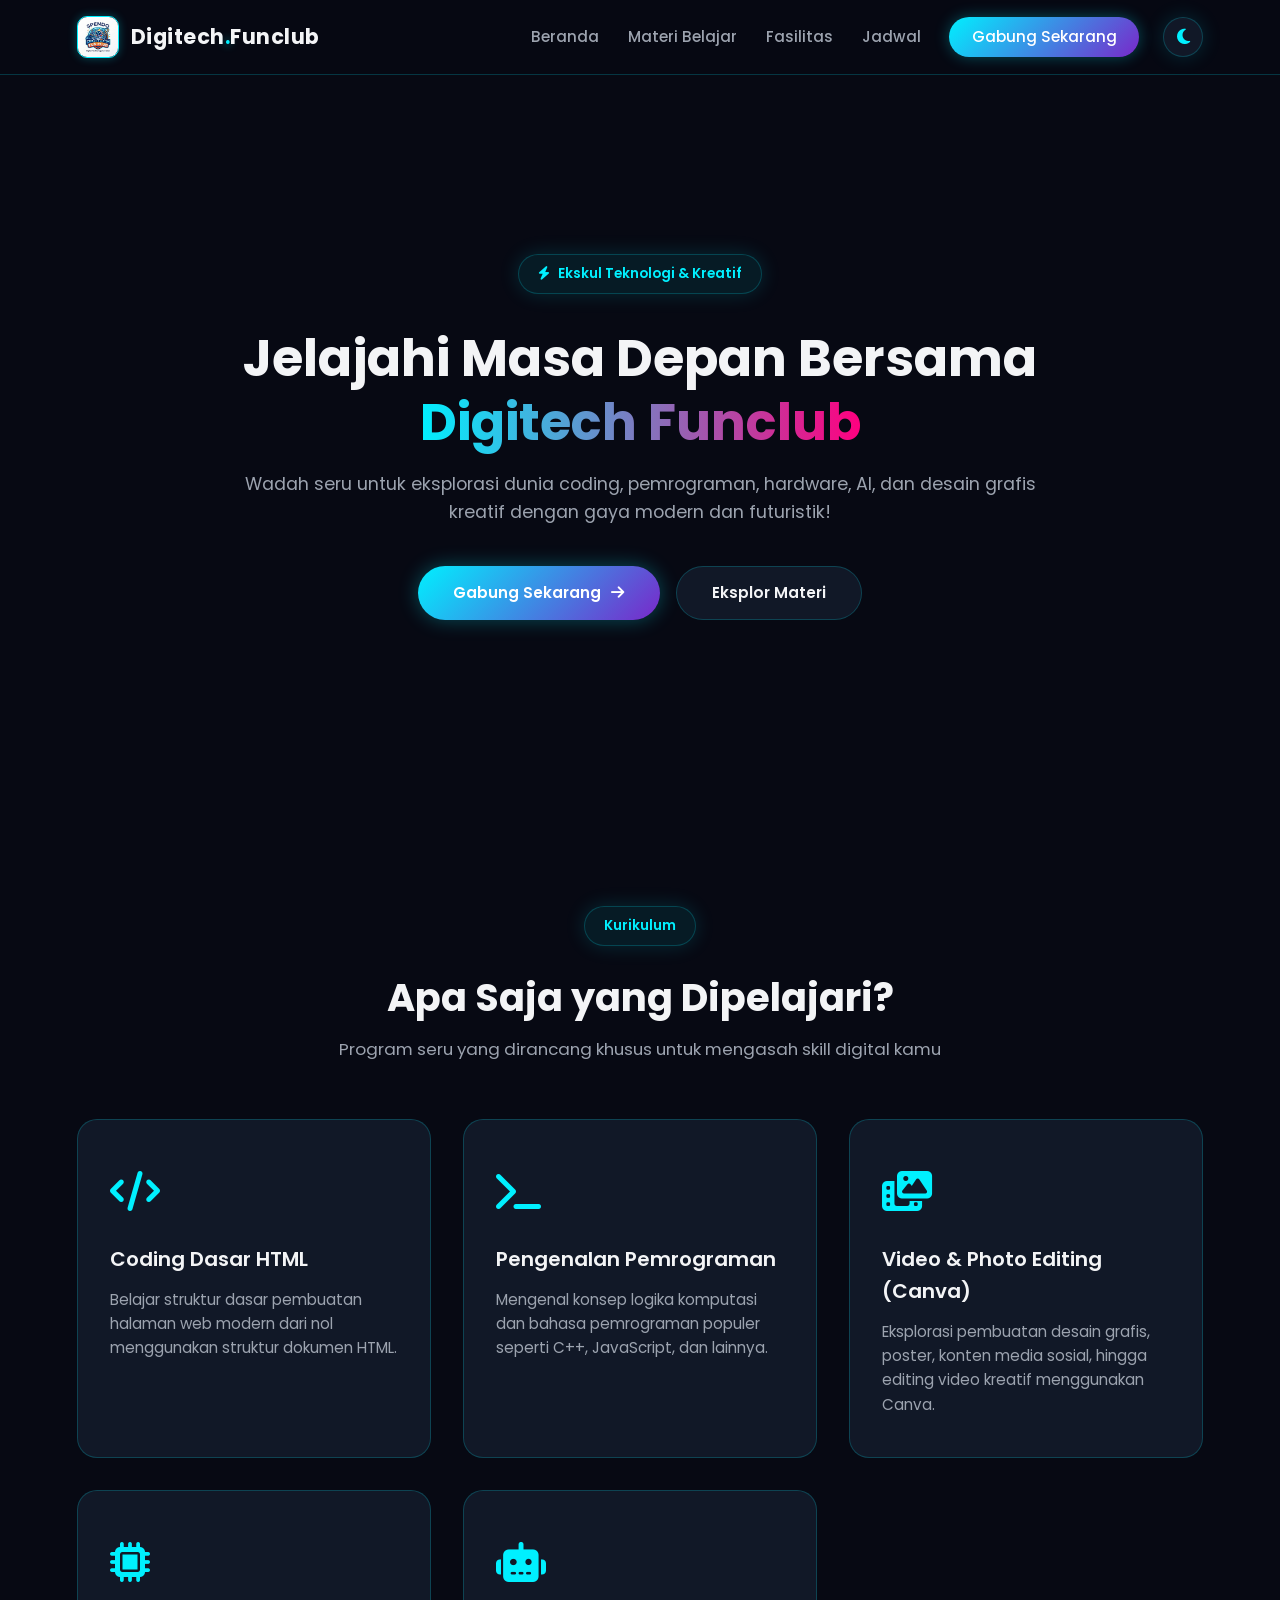
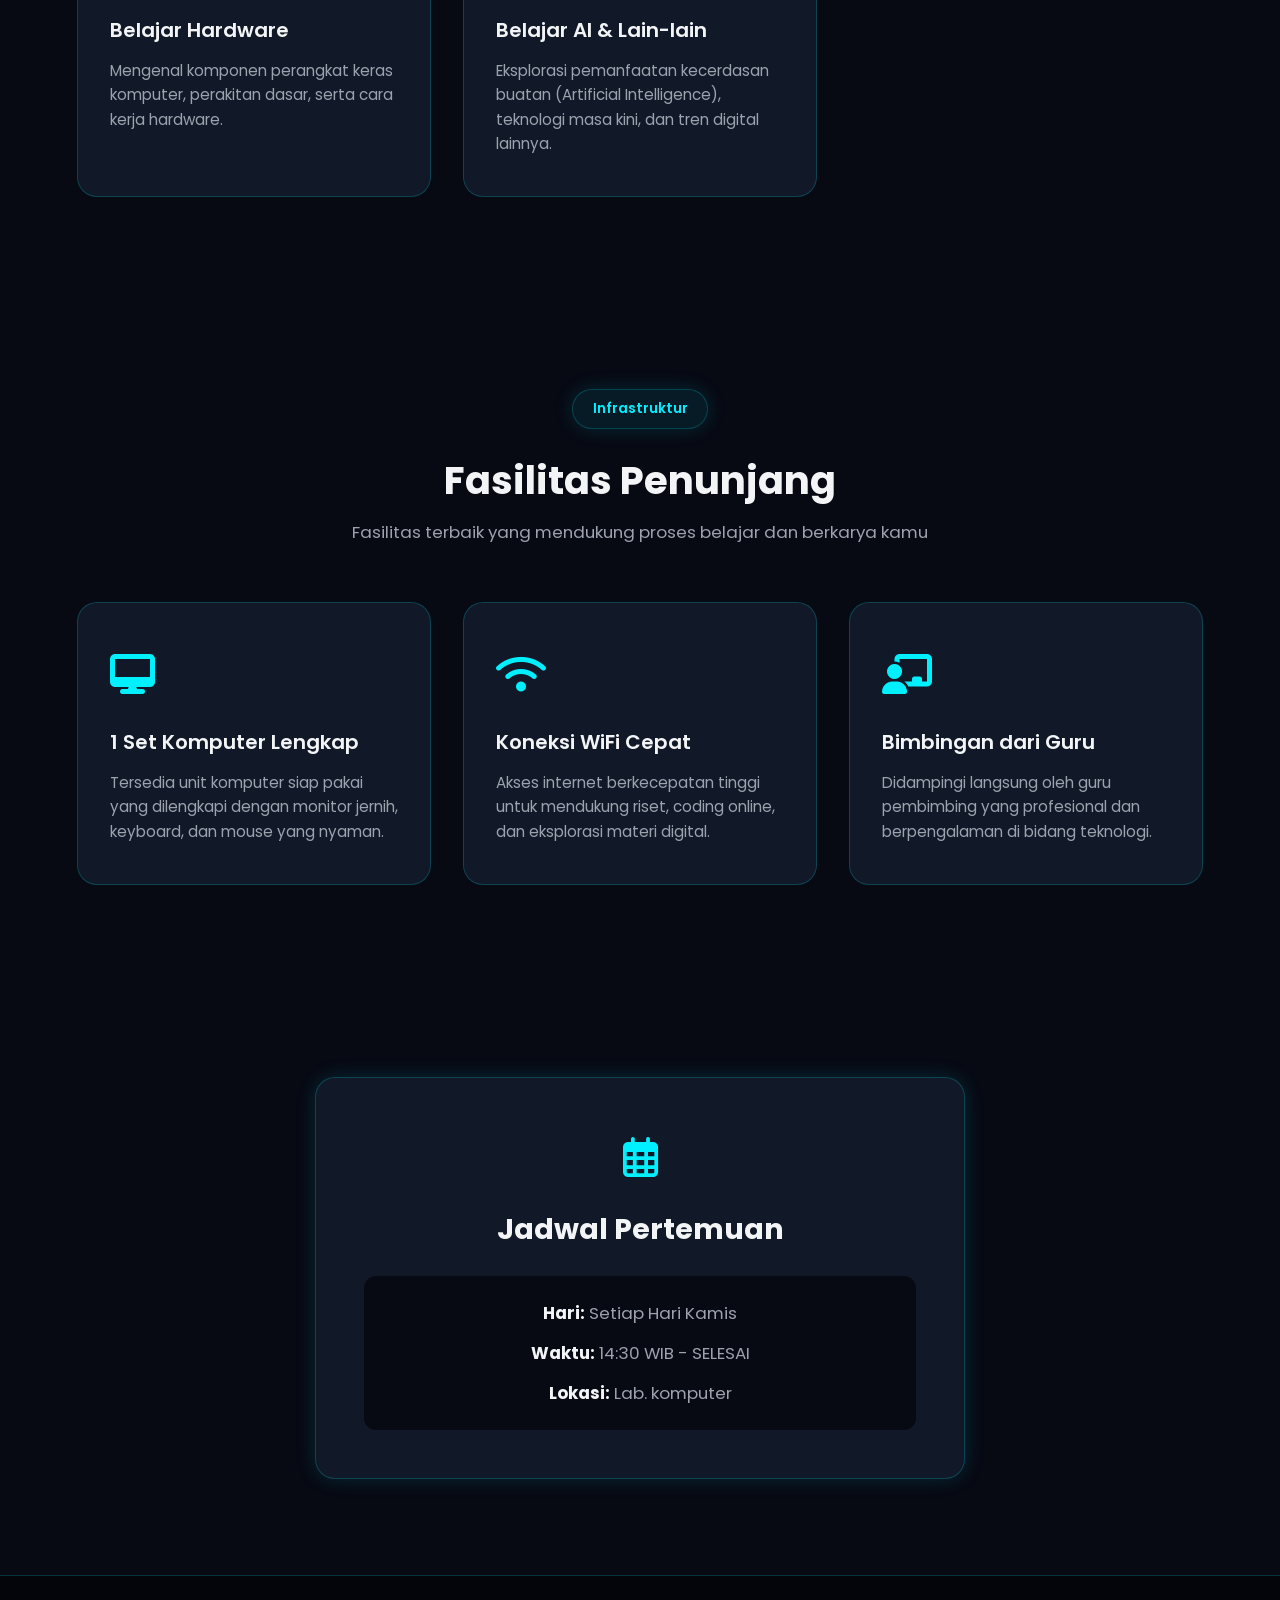
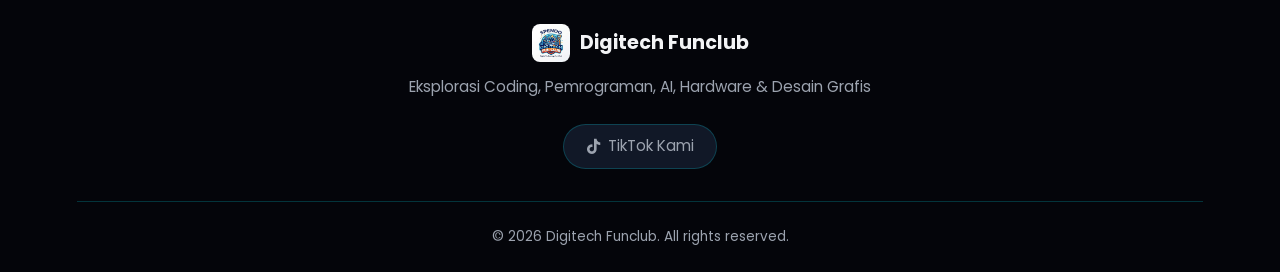
<file: index.html>
<!DOCTYPE html>
<html lang="id">
<head>
    <meta charset="UTF-8">
    <meta name="viewport" content="width=device-width, initial-scale=1.0">
    <title>Digitech Funclub - Ekstrakurikuler Teknologi & Desain</title>

    <!-- Favicon (Logo Tab Browser) -->
    <link rel="icon" type="image/jpeg" href="logo.jpg">

    <!-- Open Graph Meta Tags -->
    <meta property="og:title" content="Digitech Funclub - Ekskul Teknologi & Desain">
    <meta property="og:description" content="Wadah seru untuk eksplorasi dunia coding, pemrograman, hardware, AI, dan desain grafis kreatif.">
    <meta property="og:image" content="logo.jpg">
    <meta property="og:type" content="website">

    <link rel="stylesheet" href="style.css">
    <!-- Google Fonts & Font Awesome Icons -->
    <link href="https://fonts.googleapis.com/css2?family=Poppins:wght@300;400;600;700&display=swap" rel="stylesheet">
    <link rel="stylesheet" href="https://cdnjs.cloudflare.com/ajax/libs/font-awesome/6.4.0/css/all.min.css">
</head>
<body class="theme-dark">

    <!-- Header / Navbar -->
    <header class="navbar">
        <div class="logo-container">
            <img src="logo.jpg" alt="logo">
            <span class="brand-name">Digitech<span class="neon-dot">.</span>Funclub</span>
        </div>
      <nav class="nav-links" id="navLinks">
    <a href="index.html">Beranda</a>
    <a href="materi.html">Materi Belajar</a>
    <a href="fasilitas.html">Fasilitas</a>
    <a href="jadwal.html">Jadwal</a>
    <a href="daftar.html" class="nav-btn">Gabung Sekarang</a>
</nav>

        <!-- Tombol Switch Tema -->
        <div class="theme-toggle" id="themeToggle" title="Ganti Tema">
            <i class="fas fa-moon" id="themeIcon"></i>
        </div>

        <div class="menu-toggle" id="menuToggle">
            <i class="fas fa-bars"></i>
        </div>
    </header>

    <!-- Hero Section -->
    <section id="home" class="hero">
        <div class="hero-content">
            <span class="badge"><i class="fas fa-bolt"></i> Ekskul Teknologi & Kreatif</span>
            <h1>Jelajahi Masa Depan Bersama <br><span class="highlight">Digitech Funclub</span></h1>
            <p>Wadah seru untuk eksplorasi dunia coding, pemrograman, hardware, AI, dan desain grafis kreatif dengan gaya modern dan futuristik!</p>
            <div class="hero-btns">
                <a href="daftar.html" class="btn btn-primary">Gabung Sekarang <i class="fas fa-arrow-right"></i></a>
                <a href="materi.html" class="btn btn-secondary">Eksplor Materi</a>
            </div>
        </div>
    </section>

    <!-- Materi Pembelajaran -->
    <section id="materi" class="materi-section">
        <div class="section-header">
            <span class="sub-badge">Kurikulum</span>
            <h2 class="section-title">Apa Saja yang Dipelajari?</h2>
            <p class="section-subtitle">Program seru yang dirancang khusus untuk mengasah skill digital kamu</p>
        </div>

        <div class="cards-grid">
            
            <div class="card">
                <div class="card-icon"><i class="fas fa-code"></i></div>
                <h3>Coding Dasar HTML</h3>
                <p>Belajar struktur dasar pembuatan halaman web modern dari nol menggunakan struktur dokumen HTML.</p>
            </div>

            <div class="card">
                <div class="card-icon"><i class="fas fa-terminal"></i></div>
                <h3>Pengenalan Pemrograman</h3>
                <p>Mengenal konsep logika komputasi dan bahasa pemrograman populer seperti C++, JavaScript, dan lainnya.</p>
            </div>

            <div class="card">
                <div class="card-icon"><i class="fas fa-photo-video"></i></div>
                <h3>Video & Photo Editing (Canva)</h3>
                <p>Eksplorasi pembuatan desain grafis, poster, konten media sosial, hingga editing video kreatif menggunakan Canva.</p>
            </div>

            <div class="card">
                <div class="card-icon"><i class="fas fa-microchip"></i></div>
                <h3>Belajar Hardware</h3>
                <p>Mengenal komponen perangkat keras komputer, perakitan dasar, serta cara kerja hardware.</p>
            </div>

            <div class="card">
                <div class="card-icon"><i class="fas fa-robot"></i></div>
                <h3>Belajar AI & Lain-lain</h3>
                <p>Eksplorasi pemanfaatan kecerdasan buatan (Artificial Intelligence), teknologi masa kini, dan tren digital lainnya.</p>
            </div>

        </div>
    </section>

    <!-- Fasilitas Section -->
    <section id="fasilitass" class="fasilitas-section">
        <div class="section-header">
            <span class="sub-badge">Infrastruktur</span>
            <h2 class="section-title">Fasilitas Penunjang</h2>
            <p class="section-subtitle">Fasilitas terbaik yang mendukung proses belajar dan berkarya kamu</p>
        </div>

        <div class="cards-grid">
            
            <div class="card">
                <div class="card-icon"><i class="fas fa-desktop"></i></div>
                <h3>1 Set Komputer Lengkap</h3>
                <p>Tersedia unit komputer siap pakai yang dilengkapi dengan monitor jernih, keyboard, dan mouse yang nyaman.</p>
            </div>

            <div class="card">
                <div class="card-icon"><i class="fas fa-wifi"></i></div>
                <h3>Koneksi WiFi Cepat</h3>
                <p>Akses internet berkecepatan tinggi untuk mendukung riset, coding online, dan eksplorasi materi digital.</p>
            </div>

            <div class="card">
                <div class="card-icon"><i class="fas fa-chalkboard-teacher"></i></div>
                <h3>Bimbingan dari Guru</h3>
                <p>Didampingi langsung oleh guru pembimbing yang profesional dan berpengalaman di bidang teknologi.</p>
            </div>

        </div>
    </section>

    <!-- Jadwal Kegiatan -->
    <section id="jadwal" class="jadwal-section">
        <div class="jadwal-box">
            <div class="jadwal-icon"><i class="far fa-calendar-alt"></i></div>
            <h2>Jadwal Pertemuan</h2>
            <div class="jadwal-detail">
                <p><strong>Hari:</strong> Setiap Hari Kamis</p>
                <p><strong>Waktu:</strong> 14:30 WIB - SELESAI</p>
                <p><strong>Lokasi:</strong> Lab. komputer</p>
            </div>
        </div>
    </section>

    <!-- Footer -->
    <footer>
        <div class="footer-content">
            <div class="footer-logo">
                <img src="logo.jpg" alt="logo">
                <h3>Digitech Funclub</h3>
            </div>
            <p>Eksplorasi Coding, Pemrograman, AI, Hardware & Desain Grafis</p>
            <div class="socials">
                <a href="https://www.tiktok.com/@spendo.id" target="_blank" aria-label="TikTok"><i class="fab fa-tiktok"></i> TikTok Kami</a>
            </div>
        </div>
        <div class="footer-bottom">
            <p>&copy; 2026 Digitech Funclub. All rights reserved.</p>
        </div>
    </footer>

    <script src="script.js"></script>
</body>
</html>
</file>
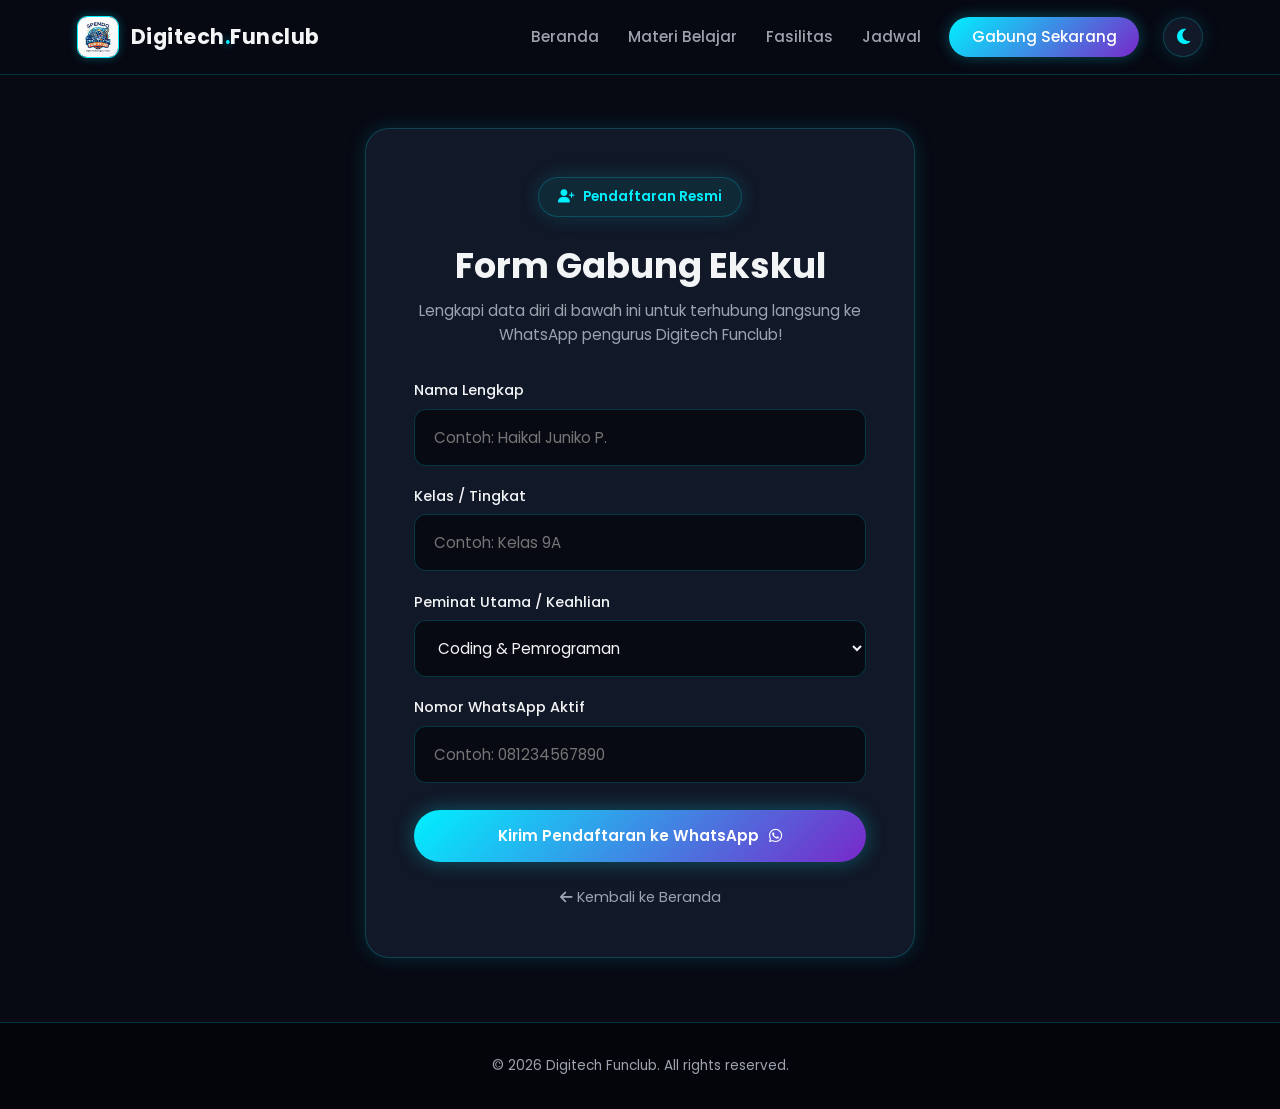
<file: daftar.html>
<!DOCTYPE html>
<html lang="id">
<head>
    <meta charset="UTF-8">
    <meta name="viewport" content="width=device-width, initial-scale=1.0">
    <title>Pendaftaran - Digitech Funclub</title>

    <!-- Favicon -->
    <link rel="icon" type="image/jpeg" href="logo.jpg">

    <!-- Google Fonts & Font Awesome -->
    <link href="https://fonts.googleapis.com/css2?family=Poppins:wght@300;400;600;700&display=swap" rel="stylesheet">
    <link rel="stylesheet" href="https://cdnjs.cloudflare.com/ajax/libs/font-awesome/6.4.0/css/all.min.css">

    <style>
        /* Reset & Variabel */
        * {
            margin: 0;
            padding: 0;
            box-sizing: border-box;
            font-family: 'Poppins', sans-serif;
            scroll-behavior: smooth;
        }

        /* Tema Cyber Dark (Default) */
        body.theme-dark {
            --bg-deep: #070913;
            --bg-card: #111827;
            --bg-navbar: rgba(7, 9, 19, 0.9);
            --primary: #00f0ff;
            --secondary: #7928ca;
            --accent: #ff007f;
            --text-main: #f3f4f6;
            --text-muted: #9ca3af;
            --border-cyber: rgba(0, 240, 255, 0.2);
            --glow-cyber: 0 0 20px rgba(0, 240, 255, 0.15);
            --input-bg: #070913;
            --footer-bg: #04050a;
        }

        /* Tema Cyber Light */
        body.theme-light {
            --bg-deep: #f0f4f8;
            --bg-card: #ffffff;
            --bg-navbar: rgba(240, 244, 248, 0.95);
            --primary: #0077ff;
            --secondary: #7928ca;
            --accent: #ff007f;
            --text-main: #0f172a;
            --text-muted: #64748b;
            --border-cyber: rgba(0, 119, 255, 0.25);
            --glow-cyber: 0 4px 20px rgba(0, 119, 255, 0.12);
            --input-bg: #f8fafc;
            --footer-bg: #e2e8f0;
        }

        body {
            background-color: var(--bg-deep);
            color: var(--text-main);
            line-height: 1.6;
            transition: background-color 0.4s ease, color 0.4s ease;
        }

        /* Header & Navbar */
        .navbar {
            display: flex;
            justify-content: space-between;
            align-items: center;
            padding: 1rem 6%;
            background-color: var(--bg-navbar);
            position: fixed;
            top: 0;
            width: 100%;
            z-index: 1000;
            backdrop-filter: blur(12px);
            border-bottom: 1px solid var(--border-cyber);
            gap: 1.5rem;
        }

        .logo-container {
            display: flex;
            align-items: center;
            gap: 12px;
            flex-shrink: 0;
            text-decoration: none;
        }

        .logo-container img {
            width: 42px;
            height: 42px;
            object-fit: cover;
            border-radius: 10px;
            border: 1px solid var(--primary);
            box-shadow: 0 0 10px rgba(0, 240, 255, 0.3);
        }

        .brand-name {
            font-size: 1.3rem;
            font-weight: 700;
            letter-spacing: 0.5px;
            color: var(--text-main);
            white-space: nowrap;
        }

        .neon-dot {
            color: var(--primary);
            text-shadow: 0 0 8px var(--primary);
        }

        .nav-links {
            display: flex;
            align-items: center;
            gap: 1.8rem;
            margin-left: auto;
        }

        .nav-links a {
            color: var(--text-muted);
            text-decoration: none;
            font-weight: 500;
            font-size: 0.95rem;
            transition: 0.3s;
            white-space: nowrap;
        }

        .nav-links a:hover {
            color: var(--primary);
        }

        .nav-links .nav-btn {
            background: linear-gradient(135deg, var(--primary), var(--secondary));
            color: #fff;
            padding: 0.5rem 1.4rem;
            border-radius: 25px;
            box-shadow: 0 0 15px rgba(0, 240, 255, 0.3);
        }

        /* Tombol Switch Tema */
        .theme-toggle {
            width: 40px;
            height: 40px;
            border-radius: 50%;
            background-color: var(--bg-card);
            border: 1px solid var(--border-cyber);
            color: var(--primary);
            display: flex;
            justify-content: center;
            align-items: center;
            cursor: pointer;
            font-size: 1.1rem;
            transition: 0.3s;
            box-shadow: var(--glow-cyber);
            flex-shrink: 0;
        }

        .theme-toggle:hover {
            transform: scale(1.1);
            border-color: var(--primary);
        }

        .menu-toggle {
            display: none;
            font-size: 1.5rem;
            color: var(--primary);
            cursor: pointer;
        }

        /* Form Pendaftaran Section */
        .form-page-section {
            min-height: 90vh;
            display: flex;
            justify-content: center;
            align-items: center;
            padding: 8rem 1rem 4rem;
        }

        .kontak-container {
            width: 100%;
            max-width: 550px;
            background-color: var(--bg-card);
            padding: 3rem;
            border-radius: 24px;
            border: 1px solid var(--border-cyber);
            box-shadow: var(--glow-cyber);
            text-align: center;
        }

        .sub-badge {
            display: inline-flex;
            align-items: center;
            gap: 8px;
            background-color: rgba(0, 240, 255, 0.08);
            color: var(--primary);
            padding: 0.5rem 1.2rem;
            border-radius: 25px;
            font-size: 0.85rem;
            font-weight: 600;
            border: 1px solid var(--border-cyber);
            box-shadow: var(--glow-cyber);
            margin-bottom: 1rem;
        }

        .kontak-container h2 {
            font-size: 2.2rem;
            margin: 0.3rem 0;
            font-weight: 700;
        }

        .kontak-container p {
            color: var(--text-muted);
            margin-bottom: 2rem;
            font-size: 0.95rem;
        }

        .join-form {
            display: flex;
            flex-direction: column;
            gap: 1.2rem;
            text-align: left;
        }

        .form-group label {
            display: block;
            font-size: 0.9rem;
            font-weight: 500;
            margin-bottom: 0.4rem;
            color: var(--text-main);
        }

        .form-group input, .form-group select {
            width: 100%;
            padding: 1rem 1.2rem;
            border-radius: 12px;
            border: 1px solid var(--border-cyber);
            background-color: var(--input-bg);
            color: var(--text-main);
            font-size: 0.95rem;
            outline: none;
            transition: 0.3s;
        }

        .form-group input:focus, .form-group select:focus {
            border-color: var(--primary);
            box-shadow: 0 0 10px rgba(0, 240, 255, 0.2);
        }

        .btn {
            display: inline-flex;
            align-items: center;
            justify-content: center;
            gap: 10px;
            padding: 0.9rem 2.2rem;
            border-radius: 30px;
            font-weight: 600;
            text-decoration: none;
            transition: 0.3s;
            border: none;
            cursor: pointer;
            font-size: 0.95rem;
            margin-top: 0.5rem;
        }

        .btn-primary {
            background: linear-gradient(135deg, var(--primary), var(--secondary));
            color: #fff;
            box-shadow: 0 0 20px rgba(0, 240, 255, 0.3);
            width: 100%;
        }

        .btn-primary:hover {
            transform: translateY(-3px);
            box-shadow: 0 0 30px rgba(0, 240, 255, 0.6);
        }

        .back-link {
            display: inline-block;
            margin-top: 1.5rem;
            color: var(--text-muted);
            text-decoration: none;
            font-size: 0.9rem;
            transition: 0.3s;
        }

        .back-link:hover {
            color: var(--primary);
        }

        /* Footer */
        footer {
            background-color: var(--footer-bg);
            padding: 2rem 6%;
            border-top: 1px solid var(--border-cyber);
            text-align: center;
            font-size: 0.85rem;
            color: var(--text-muted);
        }

        /* Responsif HP */
        @media (max-width: 768px) {
            .menu-toggle {
                display: block;
            }

            .nav-links {
                display: none;
                flex-direction: column;
                position: absolute;
                top: 100%;
                left: 0;
                width: 100%;
                background-color: var(--bg-navbar);
                padding: 2rem 0;
                text-align: center;
                border-bottom: 1px solid var(--border-cyber);
                margin-left: 0;
            }

            .nav-links.active {
                display: flex;
            }

            .kontak-container {
                padding: 2rem 1.5rem;
            }
        }
    </style>
</head>
<body class="theme-dark">

    <!-- Header / Navbar -->
    <header class="navbar">
        <a href="index.html" class="logo-container">
            <img src="logo.jpg" alt="logo">
            <span class="brand-name">Digitech<span class="neon-dot">.</span>Funclub</span>
        </a>
        <nav class="nav-links" id="navLinks">
            <a href="index.html#home">Beranda</a>
            <a href="index.html#materi">Materi Belajar</a>
            <a href="index.html#fasilitas">Fasilitas</a>
            <a href="index.html#jadwal">Jadwal</a>
            <a href="daftar.html" class="nav-btn">Gabung Sekarang</a>
        </nav>

        <!-- Tombol Switch Tema -->
        <div class="theme-toggle" id="themeToggle" title="Ganti Tema">
            <i class="fas fa-moon" id="themeIcon"></i>
        </div>

        <div class="menu-toggle" id="menuToggle">
            <i class="fas fa-bars"></i>
        </div>
    </header>

    <!-- Main Form Section -->
    <section class="form-page-section">
        <div class="kontak-container">
            <span class="sub-badge"><i class="fas fa-user-plus"></i> Pendaftaran Resmi</span>
            <h2>Form Gabung Ekskul</h2>
            <p>Lengkapi data diri di bawah ini untuk terhubung langsung ke WhatsApp pengurus Digitech Funclub!</p>
            
            <form id="joinForm" class="join-form">
                <div class="form-group">
                    <label for="nama">Nama Lengkap</label>
                    <input type="text" id="nama" placeholder="Contoh: Haikal Juniko P." required>
                </div>
                <div class="form-group">
                    <label for="kelas">Kelas / Tingkat</label>
                    <input type="text" id="kelas" placeholder="Contoh: Kelas 9A" required>
                </div>
                <div class="form-group">
                    <label for="minat">Peminat Utama / Keahlian</label>
                    <select id="minat" style="width: 100%; padding: 1rem 1.2rem; border-radius: 12px; border: 1px solid var(--border-cyber); background-color: var(--input-bg); color: var(--text-main); font-size: 0.95rem; outline: none;">
                        <option value="Coding & Pemrograman">Coding & Pemrograman</option>
                        <option value="Hardware Komputer">Hardware Komputer</option>
                        <option value="AI & Teknologi Modern">AI & Teknologi Modern</option>
                        <option value="Desain & Video Editing (Canva)">Desain & Video Editing (Canva)</option>
                    </select>
                </div>
                <div class="form-group">
                    <label for="whatsapp">Nomor WhatsApp Aktif</label>
                    <input type="tel" id="whatsapp" placeholder="Contoh: 081234567890" required>
                </div>
                <button type="submit" class="btn btn-primary">Kirim Pendaftaran ke WhatsApp <i class="fab fa-whatsapp"></i></button>
            </form>

            <a href="index.html" class="back-link"><i class="fas fa-arrow-left"></i> Kembali ke Beranda</a>
        </div>
    </section>

    <!-- Footer -->
    <footer>
        <p>&copy; 2026 Digitech Funclub. All rights reserved.</p>
    </footer>

    <!-- JavaScript untuk Navigasi, Toggle Tema & WhatsApp Sender -->
    <script>
        document.addEventListener('DOMContentLoaded', () => {
            // 1. Toggle Menu Mobile
            const menuToggle = document.getElementById('menuToggle');
            const navLinks = document.getElementById('navLinks');

            if (menuToggle && navLinks) {
                menuToggle.addEventListener('click', () => {
                    navLinks.classList.toggle('active');
                });

                document.querySelectorAll('.nav-links a').forEach(link => {
                    link.addEventListener('click', () => {
                        navLinks.classList.remove('active');
                    });
                });
            }

            // 2. Feature: Ganti Tema (Cyber Dark / Cyber Light)
            const themeToggle = document.getElementById('themeToggle');
            const themeIcon = document.getElementById('themeIcon');
            const body = document.body;

            const savedTheme = localStorage.getItem('theme');
            if (savedTheme) {
                body.className = savedTheme;
                updateIcon(savedTheme === 'theme-light');
            }

            if (themeToggle) {
                themeToggle.addEventListener('click', () => {
                    const isLight = body.classList.contains('theme-light');
                    
                    if (isLight) {
                        body.classList.remove('theme-light');
                        body.classList.add('theme-dark');
                        localStorage.setItem('theme', 'theme-dark');
                        updateIcon(false);
                    } else {
                        body.classList.remove('theme-dark');
                        body.classList.add('theme-light');
                        localStorage.setItem('theme', 'theme-light');
                        updateIcon(true);
                    }
                });
            }

            function updateIcon(isLight) {
                if (themeIcon) {
                    if (isLight) {
                        themeIcon.classList.remove('fa-moon');
                        themeIcon.classList.add('fa-sun');
                    } else {
                        themeIcon.classList.remove('fa-sun');
                        themeIcon.classList.add('fa-moon');
                    }
                }
            }

            // 3. Form Kirim ke WhatsApp
            const joinForm = document.getElementById('joinForm');

            if (joinForm) {
                joinForm.addEventListener('submit', (e) => {
                    e.preventDefault();

                    const nama = document.getElementById('nama').value;
                    const kelas = document.getElementById('kelas').value;
                    const minat = document.getElementById('minat').value;
                    const whatsapp = document.getElementById('whatsapp').value;

                    const nomorWA = "6285731045476";
                    const pesan = `Halo kak! Saya ingin mendaftar ke ekstrakurikuler *Digitech Funclub*.\n\nBerikut data diri saya:\n- *Nama:* ${nama}\n- *Kelas:* ${kelas}\n- *Peminatan:* ${minat}\n- *No. WA:* ${whatsapp}\n\nMohon info selanjutnya ya, terima kasih!`;

                    const urlWA = `https://wa.me/${+6285731045476}?text=${encodeURIComponent(pesan)}`;
                    window.open(urlWA, '_blank');
                    joinForm.reset();
                });
            }
        });
    </script>
</body>
</html>
</file>
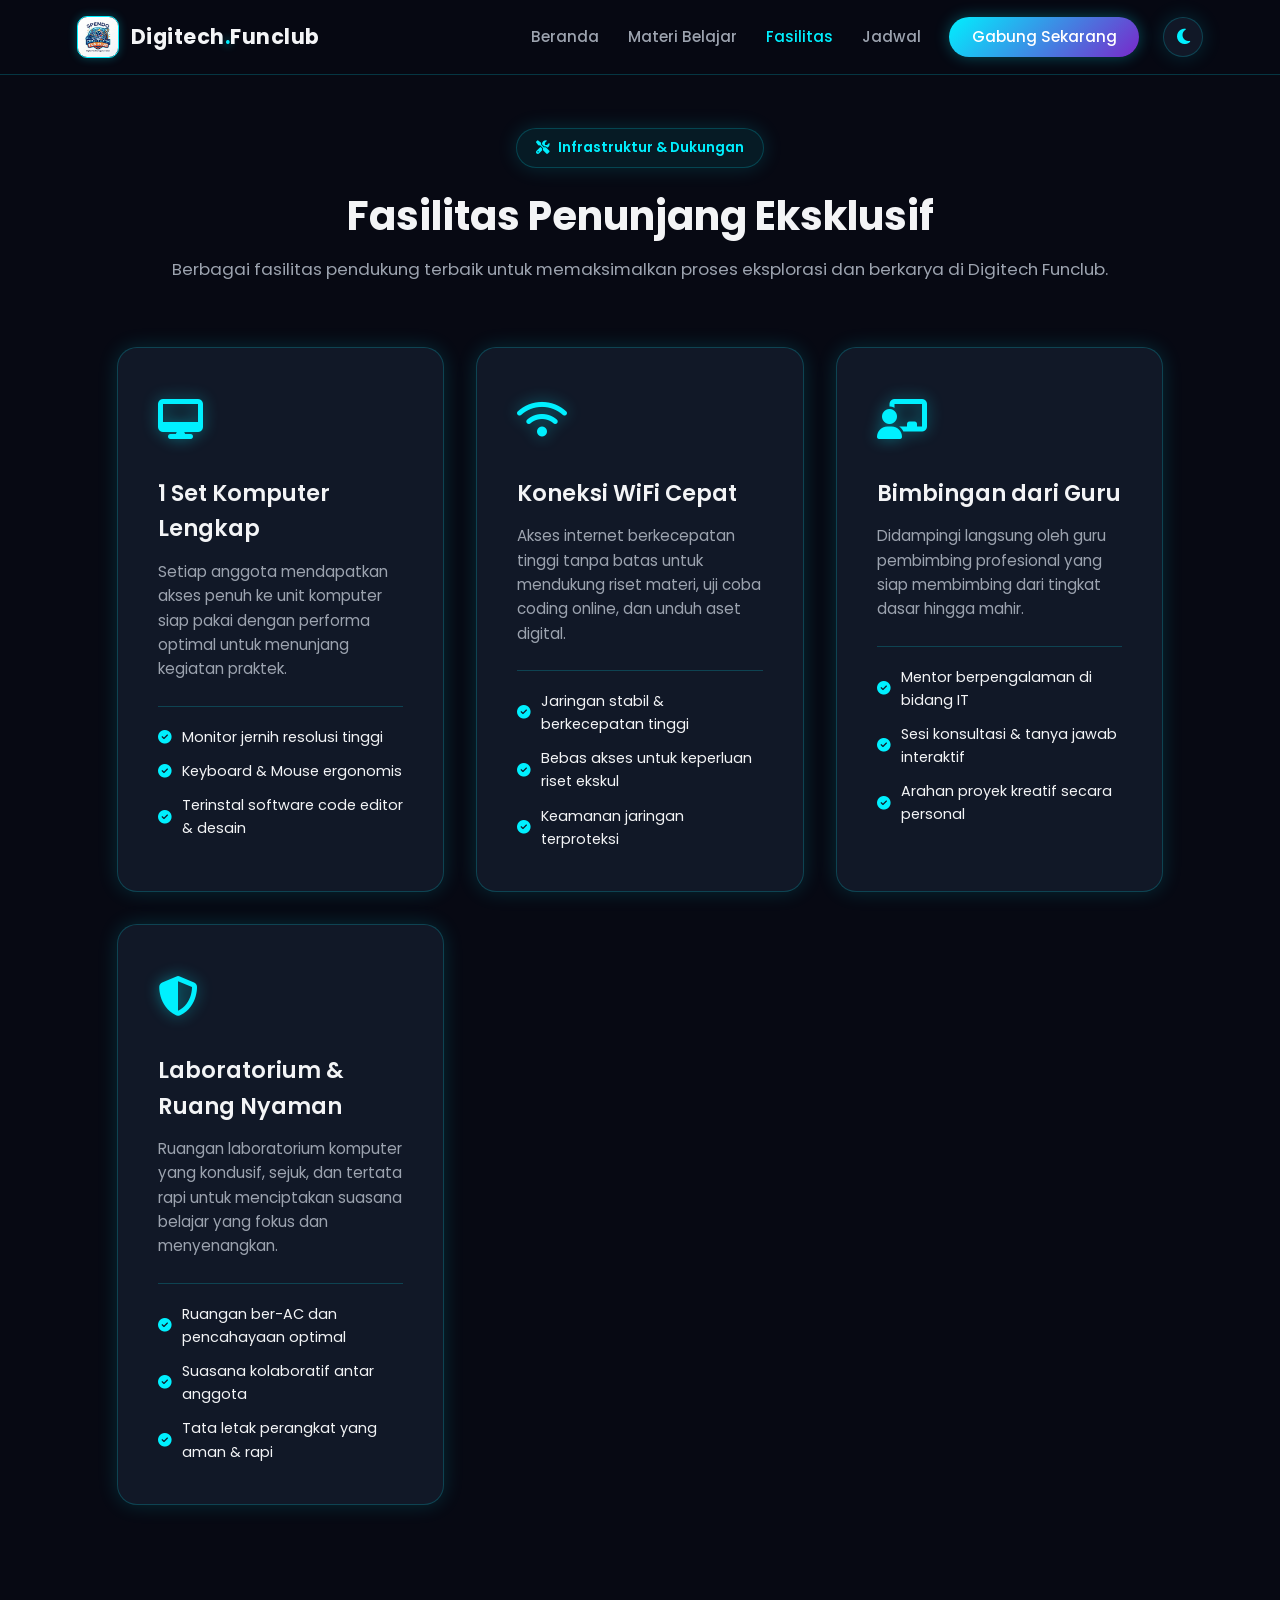
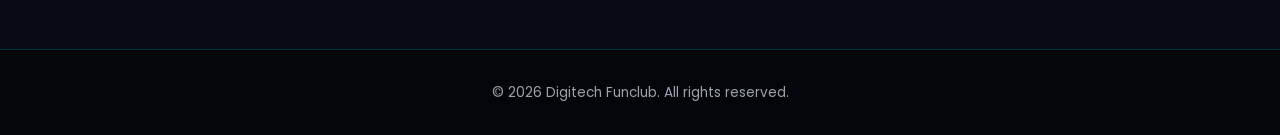
<file: fasilitas.html>
<!DOCTYPE html>
<html lang="id">
<head>
    <meta charset="UTF-8">
    <meta name="viewport" content="width=device-width, initial-scale=1.0">
    <title>Fasilitas - Digitech Funclub</title>

    <!-- Favicon -->
    <link rel="icon" type="image/jpeg" href="logo.jpg">

    <!-- Google Fonts & Font Awesome -->
    <link href="https://fonts.googleapis.com/css2?family=Poppins:wght@300;400;600;700&display=swap" rel="stylesheet">
    <link rel="stylesheet" href="https://cdnjs.cloudflare.com/ajax/libs/font-awesome/6.4.0/css/all.min.css">

    <style>
        /* Reset & Variabel */
        * {
            margin: 0;
            padding: 0;
            box-sizing: border-box;
            font-family: 'Poppins', sans-serif;
            scroll-behavior: smooth;
        }

        /* Tema Cyber Dark (Default) */
        body.theme-dark {
            --bg-deep: #070913;
            --bg-card: #111827;
            --bg-navbar: rgba(7, 9, 19, 0.9);
            --primary: #00f0ff;
            --secondary: #7928ca;
            --accent: #ff007f;
            --text-main: #f3f4f6;
            --text-muted: #9ca3af;
            --border-cyber: rgba(0, 240, 255, 0.2);
            --glow-cyber: 0 0 20px rgba(0, 240, 255, 0.15);
            --input-bg: #070913;
            --footer-bg: #04050a;
        }

        /* Tema Cyber Light */
        body.theme-light {
            --bg-deep: #f0f4f8;
            --bg-card: #ffffff;
            --bg-navbar: rgba(240, 244, 248, 0.95);
            --primary: #0077ff;
            --secondary: #7928ca;
            --accent: #ff007f;
            --text-main: #0f172a;
            --text-muted: #64748b;
            --border-cyber: rgba(0, 119, 255, 0.25);
            --glow-cyber: 0 4px 20px rgba(0, 119, 255, 0.12);
            --input-bg: #f8fafc;
            --footer-bg: #e2e8f0;
        }

        body {
            background-color: var(--bg-deep);
            color: var(--text-main);
            line-height: 1.6;
            transition: background-color 0.4s ease, color 0.4s ease;
        }

        /* Header & Navbar */
        .navbar {
            display: flex;
            justify-content: space-between;
            align-items: center;
            padding: 1rem 6%;
            background-color: var(--bg-navbar);
            position: fixed;
            top: 0;
            width: 100%;
            z-index: 1000;
            backdrop-filter: blur(12px);
            border-bottom: 1px solid var(--border-cyber);
            gap: 1.5rem;
        }

        .logo-container {
            display: flex;
            align-items: center;
            gap: 12px;
            flex-shrink: 0;
            text-decoration: none;
        }

        .logo-container img {
            width: 42px;
            height: 42px;
            object-fit: cover;
            border-radius: 10px;
            border: 1px solid var(--primary);
            box-shadow: 0 0 10px rgba(0, 240, 255, 0.3);
        }

        .brand-name {
            font-size: 1.3rem;
            font-weight: 700;
            letter-spacing: 0.5px;
            color: var(--text-main);
            white-space: nowrap;
        }

        .neon-dot {
            color: var(--primary);
            text-shadow: 0 0 8px var(--primary);
        }

        .nav-links {
            display: flex;
            align-items: center;
            gap: 1.8rem;
            margin-left: auto;
        }

        .nav-links a {
            color: var(--text-muted);
            text-decoration: none;
            font-weight: 500;
            font-size: 0.95rem;
            transition: 0.3s;
            white-space: nowrap;
        }

        .nav-links a:hover, .nav-links a.active {
            color: var(--primary);
        }

        .nav-links .nav-btn {
            background: linear-gradient(135deg, var(--primary), var(--secondary));
            color: #fff;
            padding: 0.5rem 1.4rem;
            border-radius: 25px;
            box-shadow: 0 0 15px rgba(0, 240, 255, 0.3);
        }

        /* Tombol Switch Tema */
        .theme-toggle {
            width: 40px;
            height: 40px;
            border-radius: 50%;
            background-color: var(--bg-card);
            border: 1px solid var(--border-cyber);
            color: var(--primary);
            display: flex;
            justify-content: center;
            align-items: center;
            cursor: pointer;
            font-size: 1.1rem;
            transition: 0.3s;
            box-shadow: var(--glow-cyber);
            flex-shrink: 0;
        }

        .theme-toggle:hover {
            transform: scale(1.1);
            border-color: var(--primary);
        }

        .menu-toggle {
            display: none;
            font-size: 1.5rem;
            color: var(--primary);
            cursor: pointer;
        }

        /* Fasilitas Detail Section */
        .fasilitas-page-section {
            padding: 8rem 6% 5rem;
            max-width: 1200px;
            margin: 0 auto;
        }

        .page-header {
            text-align: center;
            margin-bottom: 4rem;
        }

        .sub-badge {
            display: inline-flex;
            align-items: center;
            gap: 8px;
            background-color: rgba(0, 240, 255, 0.08);
            color: var(--primary);
            padding: 0.5rem 1.2rem;
            border-radius: 25px;
            font-size: 0.85rem;
            font-weight: 600;
            border: 1px solid var(--border-cyber);
            box-shadow: var(--glow-cyber);
            margin-bottom: 1rem;
        }

        .page-header h1 {
            font-size: 2.5rem;
            font-weight: 700;
            margin-bottom: 0.5rem;
        }

        .page-header p {
            color: var(--text-muted);
            font-size: 1.05rem;
        }

        /* Grid Fasilitas Detail */
        .fasilitas-grid-detail {
            display: grid;
            grid-template-columns: repeat(auto-fit, minmax(320px, 1fr));
            gap: 2rem;
        }

        .fasilitas-card-box {
            background-color: var(--bg-card);
            border: 1px solid var(--border-cyber);
            border-radius: 20px;
            padding: 2.5rem;
            box-shadow: var(--glow-cyber);
            transition: 0.4s ease;
            position: relative;
            overflow: hidden;
        }

        .fasilitas-card-box:hover {
            transform: translateY(-8px);
            border-color: var(--primary);
        }

        .fasilitas-icon-top {
            font-size: 2.5rem;
            color: var(--primary);
            margin-bottom: 1.5rem;
            text-shadow: 0 0 15px rgba(0, 240, 255, 0.4);
        }

        .fasilitas-card-box h3 {
            font-size: 1.4rem;
            font-weight: 600;
            margin-bottom: 0.8rem;
        }

        .fasilitas-card-box p {
            color: var(--text-muted);
            font-size: 0.95rem;
            margin-bottom: 1.5rem;
        }

        .fasilitas-points {
            list-style: none;
            display: flex;
            flex-direction: column;
            gap: 0.7rem;
            border-top: 1px solid var(--border-cyber);
            padding-top: 1.2rem;
        }

        .fasilitas-points li {
            display: flex;
            align-items: center;
            gap: 10px;
            font-size: 0.9rem;
            color: var(--text-main);
        }

        .fasilitas-points li i {
            color: var(--primary);
            font-size: 0.85rem;
        }

        /* Footer */
        footer {
            background-color: var(--footer-bg);
            padding: 2rem 6%;
            border-top: 1px solid var(--border-cyber);
            text-align: center;
            font-size: 0.85rem;
            color: var(--text-muted);
            margin-top: 4rem;
        }

        /* Responsif HP */
        @media (max-width: 768px) {
            .menu-toggle {
                display: block;
            }

            .nav-links {
                display: none;
                flex-direction: column;
                position: absolute;
                top: 100%;
                left: 0;
                width: 100%;
                background-color: var(--bg-navbar);
                padding: 2rem 0;
                text-align: center;
                border-bottom: 1px solid var(--border-cyber);
                margin-left: 0;
            }

            .nav-links.active {
                display: flex;
            }

            .page-header h1 {
                font-size: 2rem;
            }

            .fasilitas-card-box {
                padding: 2rem 1.5rem;
            }
        }
    </style>
</head>
<body class="theme-dark">

    <!-- Header / Navbar -->
    <header class="navbar">
        <a href="index.html" class="logo-container">
            <img src="logo.jpg" alt="logo">
            <span class="brand-name">Digitech<span class="neon-dot">.</span>Funclub</span>
        </a>
        <nav class="nav-links" id="navLinks">
            <a href="index.html#home">Beranda</a>
            <a href="materi.html">Materi Belajar</a>
            <a href="fasilitas.html" class="active">Fasilitas</a>
            <a href="index.html#jadwal">Jadwal</a>
            <a href="daftar.html" class="nav-btn">Gabung Sekarang</a>
        </nav>

        <!-- Tombol Switch Tema -->
        <div class="theme-toggle" id="themeToggle" title="Ganti Tema">
            <i class="fas fa-moon" id="themeIcon"></i>
        </div>

        <div class="menu-toggle" id="menuToggle">
            <i class="fas fa-bars"></i>
        </div>
    </header>

    <!-- Main Fasilitas Detail Section -->
    <main class="fasilitas-page-section">
        <div class="page-header">
            <span class="sub-badge"><i class="fas fa-tools"></i> Infrastruktur & Dukungan</span>
            <h1>Fasilitas Penunjang Eksklusif</h1>
            <p>Berbagai fasilitas pendukung terbaik untuk memaksimalkan proses eksplorasi dan berkarya di Digitech Funclub.</p>
        </div>

        <div class="fasilitas-grid-detail">
            
            <!-- Fasilitas 1 -->
            <div class="fasilitas-card-box">
                <div class="fasilitas-icon-top">
                    <i class="fas fa-desktop"></i>
                </div>
                <h3>1 Set Komputer Lengkap</h3>
                <p>Setiap anggota mendapatkan akses penuh ke unit komputer siap pakai dengan performa optimal untuk menunjang kegiatan praktek.</p>
                <ul class="fasilitas-points">
                    <li><i class="fas fa-check-circle"></i> Monitor jernih resolusi tinggi</li>
                    <li><i class="fas fa-check-circle"></i> Keyboard & Mouse ergonomis</li>
                    <li><i class="fas fa-check-circle"></i> Terinstal software code editor & desain</li>
                </ul>
            </div>

            <!-- Fasilitas 2 -->
            <div class="fasilitas-card-box">
                <div class="fasilitas-icon-top">
                    <i class="fas fa-wifi"></i>
                </div>
                <h3>Koneksi WiFi Cepat</h3>
                <p>Akses internet berkecepatan tinggi tanpa batas untuk mendukung riset materi, uji coba coding online, dan unduh aset digital.</p>
                <ul class="fasilitas-points">
                    <li><i class="fas fa-check-circle"></i> Jaringan stabil & berkecepatan tinggi</li>
                    <li><i class="fas fa-check-circle"></i> Bebas akses untuk keperluan riset ekskul</li>
                    <li><i class="fas fa-check-circle"></i> Keamanan jaringan terproteksi</li>
                </ul>
            </div>

            <!-- Fasilitas 3 -->
            <div class="fasilitas-card-box">
                <div class="fasilitas-icon-top">
                    <i class="fas fa-chalkboard-teacher"></i>
                </div>
                <h3>Bimbingan dari Guru</h3>
                <p>Didampingi langsung oleh guru pembimbing profesional yang siap membimbing dari tingkat dasar hingga mahir.</p>
                <ul class="fasilitas-points">
                    <li><i class="fas fa-check-circle"></i> Mentor berpengalaman di bidang IT</li>
                    <li><i class="fas fa-check-circle"></i> Sesi konsultasi & tanya jawab interaktif</li>
                    <li><i class="fas fa-check-circle"></i> Arahan proyek kreatif secara personal</li>
                </ul>
            </div>

            <!-- Fasilitas 4 -->
            <div class="fasilitas-card-box">
                <div class="fasilitas-icon-top">
                    <i class="fas fa-shield-alt"></i>
                </div>
                <h3>Laboratorium & Ruang Nyaman</h3>
                <p>Ruangan laboratorium komputer yang kondusif, sejuk, dan tertata rapi untuk menciptakan suasana belajar yang fokus dan menyenangkan.</p>
                <ul class="fasilitas-points">
                    <li><i class="fas fa-check-circle"></i> Ruangan ber-AC dan pencahayaan optimal</li>
                    <li><i class="fas fa-check-circle"></i> Suasana kolaboratif antar anggota</li>
                    <li><i class="fas fa-check-circle"></i> Tata letak perangkat yang aman & rapi</li>
                </ul>
            </div>

        </div>
    </main>

    <!-- Footer -->
    <footer>
        <p>&copy; 2026 Digitech Funclub. All rights reserved.</p>
    </footer>

    <!-- JavaScript untuk Navbar Mobile & Switcher Tema -->
    <script>
        document.addEventListener('DOMContentLoaded', () => {
            // 1. Toggle Menu Mobile
            const menuToggle = document.getElementById('menuToggle');
            const navLinks = document.getElementById('navLinks');

            if (menuToggle && navLinks) {
                menuToggle.addEventListener('click', () => {
                    navLinks.classList.toggle('active');
                });

                document.querySelectorAll('.nav-links a').forEach(link => {
                    link.addEventListener('click', () => {
                        navLinks.classList.remove('active');
                    });
                });
            }

            // 2. Feature: Ganti Tema (Cyber Dark / Cyber Light)
            const themeToggle = document.getElementById('themeToggle');
            const themeIcon = document.getElementById('themeIcon');
            const body = document.body;

            const savedTheme = localStorage.getItem('theme');
            if (savedTheme) {
                body.className = savedTheme;
                updateIcon(savedTheme === 'theme-light');
            }

            if (themeToggle) {
                themeToggle.addEventListener('click', () => {
                    const isLight = body.classList.contains('theme-light');
                    
                    if (isLight) {
                        body.classList.remove('theme-light');
                        body.classList.add('theme-dark');
                        localStorage.setItem('theme', 'theme-dark');
                        updateIcon(false);
                    } else {
                        body.classList.remove('theme-dark');
                        body.classList.add('theme-light');
                        localStorage.setItem('theme', 'theme-light');
                        updateIcon(true);
                    }
                });
            }

            function updateIcon(isLight) {
                if (themeIcon) {
                    if (isLight) {
                        themeIcon.classList.remove('fa-moon');
                        themeIcon.classList.add('fa-sun');
                    } else {
                        themeIcon.classList.remove('fa-sun');
                        themeIcon.classList.add('fa-moon');
                    }
                }
            }
        });
    </script>
</body>
</html>
</file>
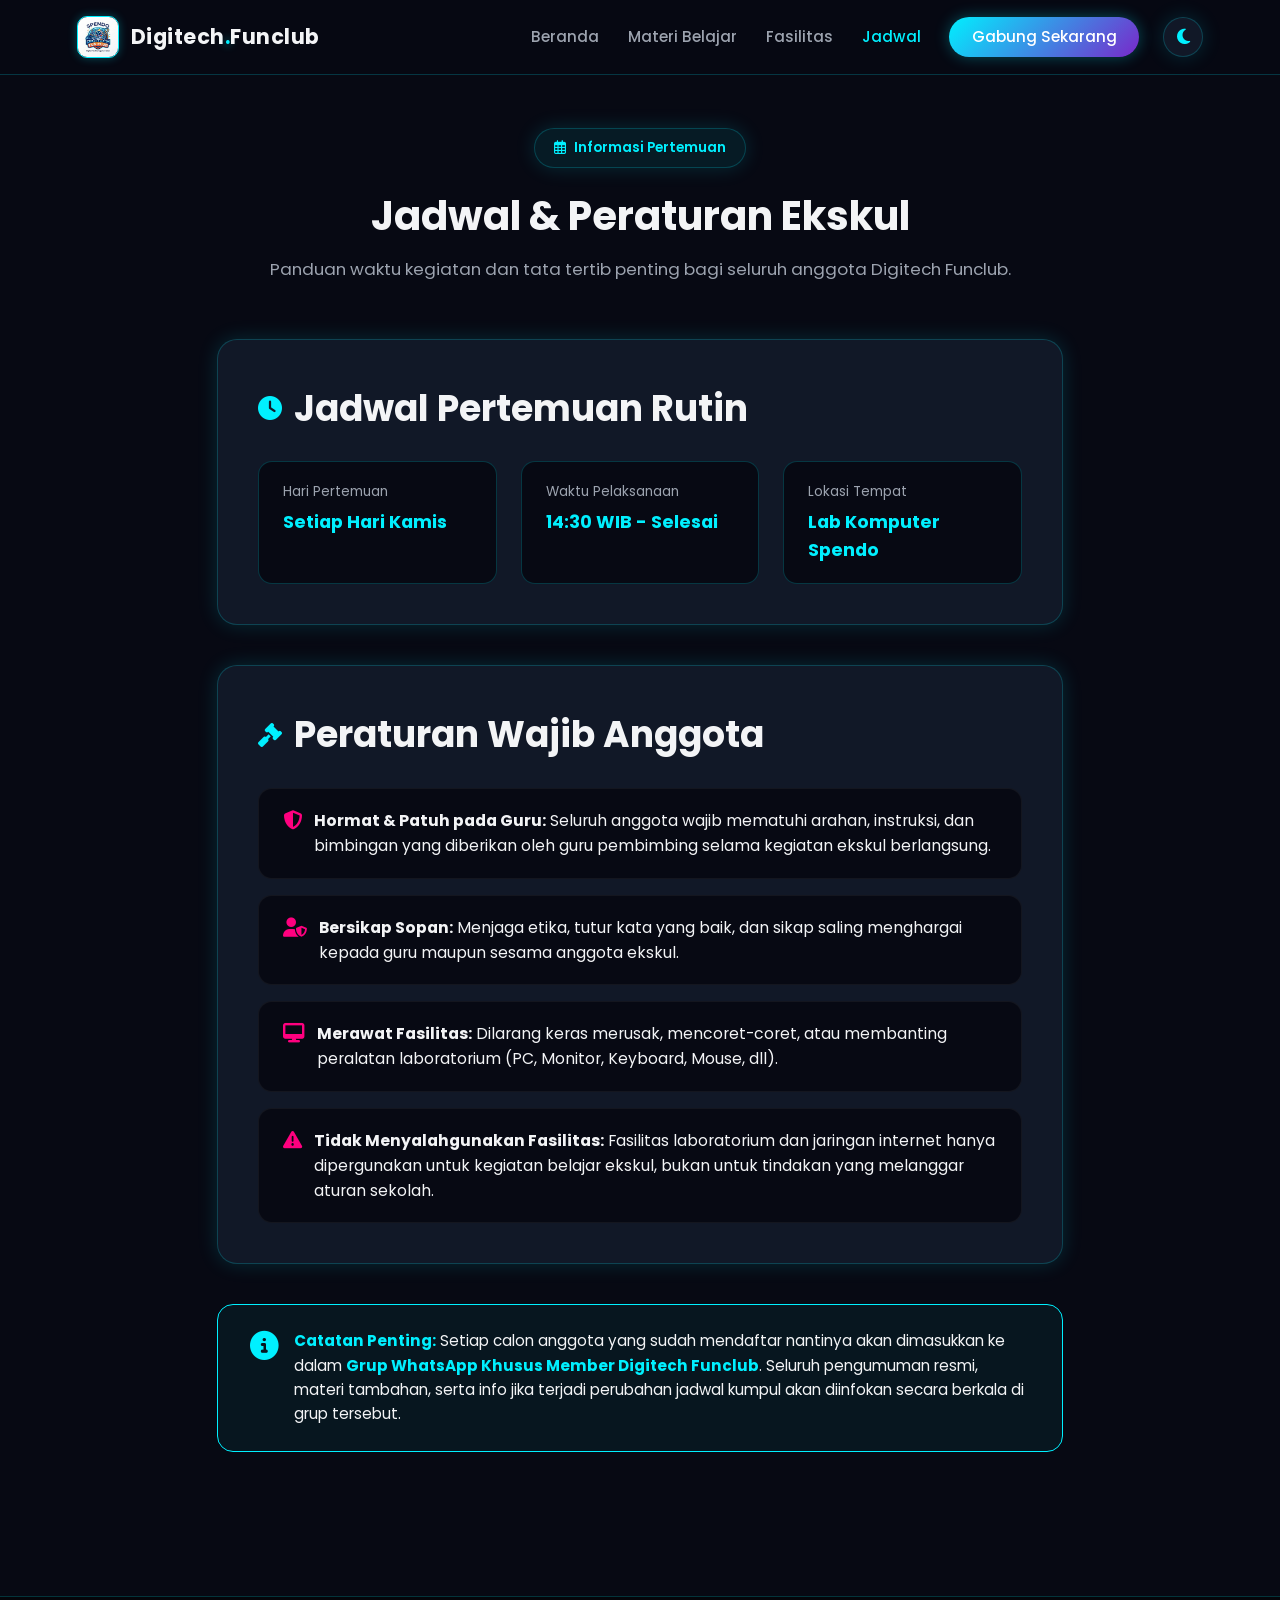
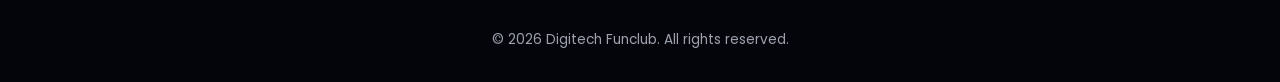
<file: jadwal.html>
<!DOCTYPE html>
<html lang="id">
<head>
    <meta charset="UTF-8">
    <meta name="viewport" content="width=device-width, initial-scale=1.0">
    <title>Jadwal & Peraturan - Digitech Funclub</title>

    <!-- Favicon -->
    <link rel="icon" type="image/jpeg" href="logo.jpg">

    <!-- Google Fonts & Font Awesome -->
    <link href="https://fonts.googleapis.com/css2?family=Poppins:wght@300;400;600;700&display=swap" rel="stylesheet">
    <link rel="stylesheet" href="https://cdnjs.cloudflare.com/ajax/libs/font-awesome/6.4.0/css/all.min.css">

    <style>
        /* Reset & Variabel */
        * {
            margin: 0;
            padding: 0;
            box-sizing: border-box;
            font-family: 'Poppins', sans-serif;
            scroll-behavior: smooth;
        }

        /* Tema Cyber Dark (Default) */
        body.theme-dark {
            --bg-deep: #070913;
            --bg-card: #111827;
            --bg-navbar: rgba(7, 9, 19, 0.9);
            --primary: #00f0ff;
            --secondary: #7928ca;
            --accent: #ff007f;
            --text-main: #f3f4f6;
            --text-muted: #9ca3af;
            --border-cyber: rgba(0, 240, 255, 0.2);
            --glow-cyber: 0 0 20px rgba(0, 240, 255, 0.15);
            --input-bg: #070913;
            --footer-bg: #04050a;
        }

        /* Tema Cyber Light */
        body.theme-light {
            --bg-deep: #f0f4f8;
            --bg-card: #ffffff;
            --bg-navbar: rgba(240, 244, 248, 0.95);
            --primary: #0077ff;
            --secondary: #7928ca;
            --accent: #ff007f;
            --text-main: #0f172a;
            --text-muted: #64748b;
            --border-cyber: rgba(0, 119, 255, 0.25);
            --glow-cyber: 0 4px 20px rgba(0, 119, 255, 0.12);
            --input-bg: #f8fafc;
            --footer-bg: #e2e8f0;
        }

        body {
            background-color: var(--bg-deep);
            color: var(--text-main);
            line-height: 1.6;
            transition: background-color 0.4s ease, color 0.4s ease;
        }

        /* Header & Navbar */
        .navbar {
            display: flex;
            justify-content: space-between;
            align-items: center;
            padding: 1rem 6%;
            background-color: var(--bg-navbar);
            position: fixed;
            top: 0;
            width: 100%;
            z-index: 1000;
            backdrop-filter: blur(12px);
            border-bottom: 1px solid var(--border-cyber);
            gap: 1.5rem;
        }

        .logo-container {
            display: flex;
            align-items: center;
            gap: 12px;
            flex-shrink: 0;
            text-decoration: none;
        }

        .logo-container img {
            width: 42px;
            height: 42px;
            object-fit: cover;
            border-radius: 10px;
            border: 1px solid var(--primary);
            box-shadow: 0 0 10px rgba(0, 240, 255, 0.3);
        }

        .brand-name {
            font-size: 1.3rem;
            font-weight: 700;
            letter-spacing: 0.5px;
            color: var(--text-main);
            white-space: nowrap;
        }

        .neon-dot {
            color: var(--primary);
            text-shadow: 0 0 8px var(--primary);
        }

        .nav-links {
            display: flex;
            align-items: center;
            gap: 1.8rem;
            margin-left: auto;
        }

        .nav-links a {
            color: var(--text-muted);
            text-decoration: none;
            font-weight: 500;
            font-size: 0.95rem;
            transition: 0.3s;
            white-space: nowrap;
        }

        .nav-links a:hover, .nav-links a.active {
            color: var(--primary);
        }

        .nav-links .nav-btn {
            background: linear-gradient(135deg, var(--primary), var(--secondary));
            color: #fff;
            padding: 0.5rem 1.4rem;
            border-radius: 25px;
            box-shadow: 0 0 15px rgba(0, 240, 255, 0.3);
        }

        /* Tombol Switch Tema */
        .theme-toggle {
            width: 40px;
            height: 40px;
            border-radius: 50%;
            background-color: var(--bg-card);
            border: 1px solid var(--border-cyber);
            color: var(--primary);
            display: flex;
            justify-content: center;
            align-items: center;
            cursor: pointer;
            font-size: 1.1rem;
            transition: 0.3s;
            box-shadow: var(--glow-cyber);
            flex-shrink: 0;
        }

        .theme-toggle:hover {
            transform: scale(1.1);
            border-color: var(--primary);
        }

        .menu-toggle {
            display: none;
            font-size: 1.5rem;
            color: var(--primary);
            cursor: pointer;
        }

        /* Main Section */
        .jadwal-page-section {
            padding: 8rem 6% 5rem;
            max-width: 1000px;
            margin: 0 auto;
        }

        .page-header {
            text-align: center;
            margin-bottom: 3.5rem;
        }

        .sub-badge {
            display: inline-flex;
            align-items: center;
            gap: 8px;
            background-color: rgba(0, 240, 255, 0.08);
            color: var(--primary);
            padding: 0.5rem 1.2rem;
            border-radius: 25px;
            font-size: 0.85rem;
            font-weight: 600;
            border: 1px solid var(--border-cyber);
            box-shadow: var(--glow-cyber);
            margin-bottom: 1rem;
        }

        .page-header h1 {
            font-size: 2.5rem;
            font-weight: 700;
            margin-bottom: 0.5rem;
        }

        .page-header p {
            color: var(--text-muted);
            font-size: 1.05rem;
        }

        /* Jadwal Card */
        .jadwal-card {
            background-color: var(--bg-card);
            border: 1px solid var(--border-cyber);
            border-radius: 20px;
            padding: 2.5rem;
            box-shadow: var(--glow-cyber);
            margin-bottom: 2.5rem;
        }

        .card-title {
            display: flex;
            align-items: center;
            gap: 12px;
            font-size: 1.5rem;
            font-weight: 600;
            margin-bottom: 1.5rem;
            color: var(--text-main);
        }

        .card-title i {
            color: var(--primary);
        }

        .jadwal-info-grid {
            display: grid;
            grid-template-columns: repeat(auto-fit, minmax(220px, 1fr));
            gap: 1.5rem;
        }

        .info-box {
            background: var(--input-bg);
            border: 1px solid var(--border-cyber);
            padding: 1.2rem 1.5rem;
            border-radius: 14px;
        }

        .info-box span {
            display: block;
            font-size: 0.85rem;
            color: var(--text-muted);
            margin-bottom: 0.3rem;
        }

        .info-box strong {
            font-size: 1.1rem;
            color: var(--primary);
        }

        /* Peraturan List */
        .rules-list {
            list-style: none;
            display: flex;
            flex-direction: column;
            gap: 1rem;
        }

        .rules-list li {
            display: flex;
            align-items: flex-start;
            gap: 12px;
            background: var(--input-bg);
            padding: 1.2rem 1.5rem;
            border-radius: 14px;
            border: 1px solid rgba(255, 255, 255, 0.05);
            font-size: 0.98rem;
        }

        .rules-list li i {
            color: var(--accent);
            font-size: 1.2rem;
            margin-top: 3px;
        }

        /* Note Box */
        .note-box {
            background: rgba(0, 240, 255, 0.05);
            border: 1px solid var(--primary);
            border-radius: 16px;
            padding: 1.5rem 2rem;
            display: flex;
            align-items: flex-start;
            gap: 15px;
            margin-top: 2.5rem;
        }

        .note-box i {
            font-size: 1.8rem;
            color: var(--primary);
            margin-top: 2px;
        }

        .note-box p {
            font-size: 0.95rem;
            color: var(--text-main);
        }

        .note-box strong {
            color: var(--primary);
        }

        /* Footer */
        footer {
            background-color: var(--footer-bg);
            padding: 2rem 6%;
            border-top: 1px solid var(--border-cyber);
            text-align: center;
            font-size: 0.85rem;
            color: var(--text-muted);
            margin-top: 4rem;
        }

        /* Responsif HP */
        @media (max-width: 768px) {
            .menu-toggle {
                display: block;
            }

            .nav-links {
                display: none;
                flex-direction: column;
                position: absolute;
                top: 100%;
                left: 0;
                width: 100%;
                background-color: var(--bg-navbar);
                padding: 2rem 0;
                text-align: center;
                border-bottom: 1px solid var(--border-cyber);
                margin-left: 0;
            }

            .nav-links.active {
                display: flex;
            }

            .page-header h1 {
                font-size: 2rem;
            }

            .jadwal-card, .note-box {
                padding: 1.8rem 1.2rem;
            }
        }
    </style>
</head>
<body class="theme-dark">

    <!-- Header / Navbar -->
    <header class="navbar">
        <a href="index.html" class="logo-container">
            <img src="logo.jpg" alt="logo">
            <span class="brand-name">Digitech<span class="neon-dot">.</span>Funclub</span>
        </a>
        <nav class="nav-links" id="navLinks">
            <a href="index.html#home">Beranda</a>
            <a href="materi.html">Materi Belajar</a>
            <a href="fasilitas.html">Fasilitas</a>
            <a href="jadwal.html" class="active">Jadwal</a>
            <a href="daftar.html" class="nav-btn">Gabung Sekarang</a>
        </nav>

        <!-- Tombol Switch Tema -->
        <div class="theme-toggle" id="themeToggle" title="Ganti Tema">
            <i class="fas fa-moon" id="themeIcon"></i>
        </div>

        <div class="menu-toggle" id="menuToggle">
            <i class="fas fa-bars"></i>
        </div>
    </header>

    <!-- Main Section -->
    <main class="jadwal-page-section">
        <div class="page-header">
            <span class="sub-badge"><i class="far fa-calendar-alt"></i> Informasi Pertemuan</span>
            <h1>Jadwal & Peraturan Ekskul</h1>
            <p>Panduan waktu kegiatan dan tata tertib penting bagi seluruh anggota Digitech Funclub.</p>
        </div>

        <!-- Section 1: Jadwal Kegiatan -->
        <div class="jadwal-card">
            <div class="card-title">
                <i class="fas fa-clock"></i>
                <h2>Jadwal Pertemuan Rutin</h2>
            </div>
            <div class="jadwal-info-grid">
                <div class="info-box">
                    <span>Hari Pertemuan</span>
                    <strong>Setiap Hari Kamis</strong>
                </div>
                <div class="info-box">
                    <span>Waktu Pelaksanaan</span>
                    <strong>14:30 WIB - Selesai</strong>
                </div>
                <div class="info-box">
                    <span>Lokasi Tempat</span>
                    <strong>Lab Komputer Spendo</strong>
                </div>
            </div>
        </div>

        <!-- Section 2: Peraturan Anggota -->
        <div class="jadwal-card">
            <div class="card-title">
                <i class="fas fa-gavel"></i>
                <h2>Peraturan Wajib Anggota</h2>
            </div>
            <ul class="rules-list">
                <li>
                    <i class="fas fa-shield-alt"></i>
                    <div><strong>Hormat & Patuh pada Guru:</strong> Seluruh anggota wajib mematuhi arahan, instruksi, dan bimbingan yang diberikan oleh guru pembimbing selama kegiatan ekskul berlangsung.</div>
                </li>
                <li>
                    <i class="fas fa-user-shield"></i>
                    <div><strong>Bersikap Sopan:</strong> Menjaga etika, tutur kata yang baik, dan sikap saling menghargai kepada guru maupun sesama anggota ekskul.</div>
                </li>
                <li>
                    <i class="fas fa-desktop"></i>
                    <div><strong>Merawat Fasilitas:</strong> Dilarang keras merusak, mencoret-coret, atau membanting peralatan laboratorium (PC, Monitor, Keyboard, Mouse, dll).</div>
                </li>
                <li>
                    <i class="fas fa-exclamation-triangle"></i>
                    <div><strong>Tidak Menyalahgunakan Fasilitas:</strong> Fasilitas laboratorium dan jaringan internet hanya dipergunakan untuk kegiatan belajar ekskul, bukan untuk tindakan yang melanggar aturan sekolah.</div>
                </li>
            </ul>
        </div>

        <!-- Note / Catatan Tambahan -->
        <div class="note-box">
            <i class="fas fa-info-circle"></i>
            <p><strong>Catatan Penting:</strong> Setiap calon anggota yang sudah mendaftar nantinya akan dimasukkan ke dalam <strong>Grup WhatsApp Khusus Member Digitech Funclub</strong>. Seluruh pengumuman resmi, materi tambahan, serta info jika terjadi perubahan jadwal kumpul akan diinfokan secara berkala di grup tersebut.</p>
        </div>
    </main>

    <!-- Footer -->
    <footer>
        <p>&copy; 2026 Digitech Funclub. All rights reserved.</p>
    </footer>

    <!-- JavaScript untuk Navbar Mobile & Switcher Tema -->
    <script>
        document.addEventListener('DOMContentLoaded', () => {
            // 1. Toggle Menu Mobile
            const menuToggle = document.getElementById('menuToggle');
            const navLinks = document.getElementById('navLinks');

            if (menuToggle && navLinks) {
                menuToggle.addEventListener('click', () => {
                    navLinks.classList.toggle('active');
                });

                document.querySelectorAll('.nav-links a').forEach(link => {
                    link.addEventListener('click', () => {
                        navLinks.classList.remove('active');
                    });
                });
            }

            // 2. Feature: Ganti Tema (Cyber Dark / Cyber Light)
            const themeToggle = document.getElementById('themeToggle');
            const themeIcon = document.getElementById('themeIcon');
            const body = document.body;

            const savedTheme = localStorage.getItem('theme');
            if (savedTheme) {
                body.className = savedTheme;
                updateIcon(savedTheme === 'theme-light');
            }

            if (themeToggle) {
                themeToggle.addEventListener('click', () => {
                    const isLight = body.classList.contains('theme-light');
                    
                    if (isLight) {
                        body.classList.remove('theme-light');
                        body.classList.add('theme-dark');
                        localStorage.setItem('theme', 'theme-dark');
                        updateIcon(false);
                    } else {
                        body.classList.remove('theme-dark');
                        body.classList.add('theme-light');
                        localStorage.setItem('theme', 'theme-light');
                        updateIcon(true);
                    }
                });
            }

            function updateIcon(isLight) {
                if (themeIcon) {
                    if (isLight) {
                        themeIcon.classList.remove('fa-moon');
                        themeIcon.classList.add('fa-sun');
                    } else {
                        themeIcon.classList.remove('fa-sun');
                        themeIcon.classList.add('fa-moon');
                    }
                }
            }
        });
    </script>
</body>
</html>
</file>
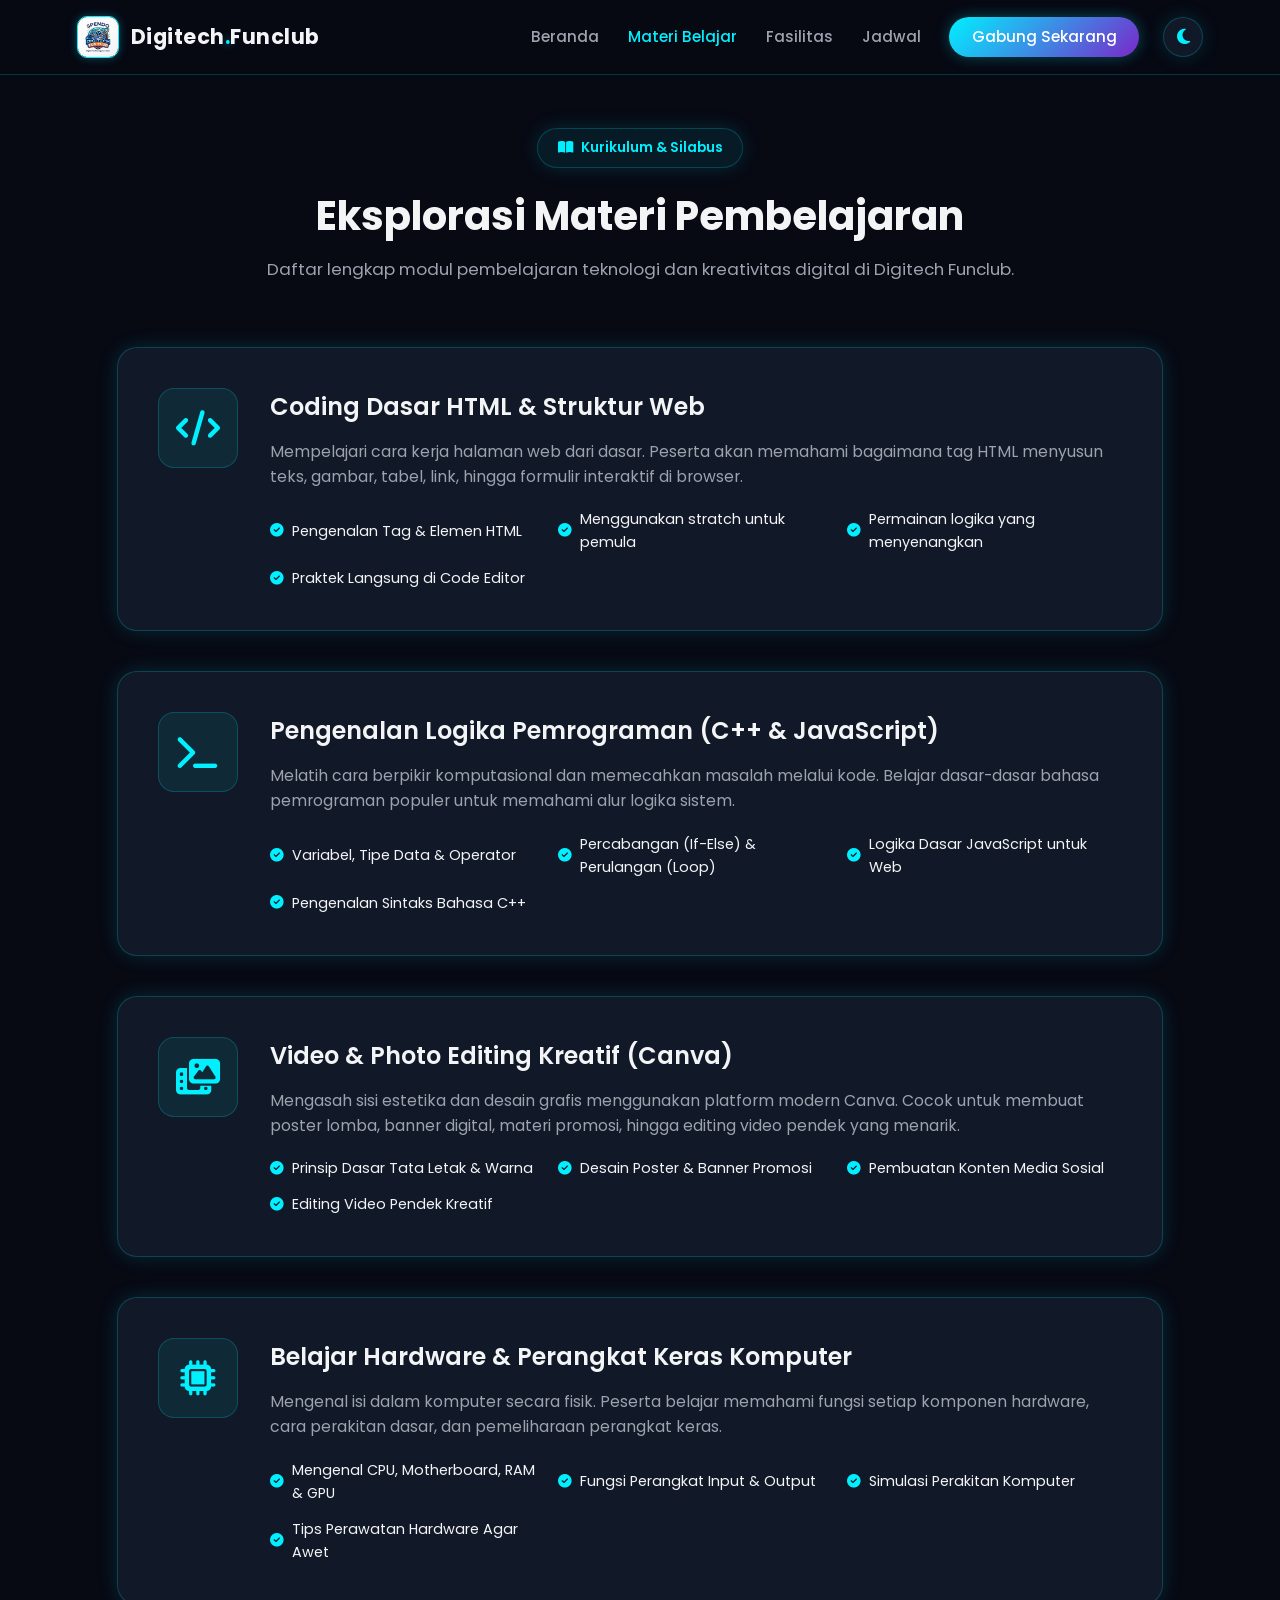
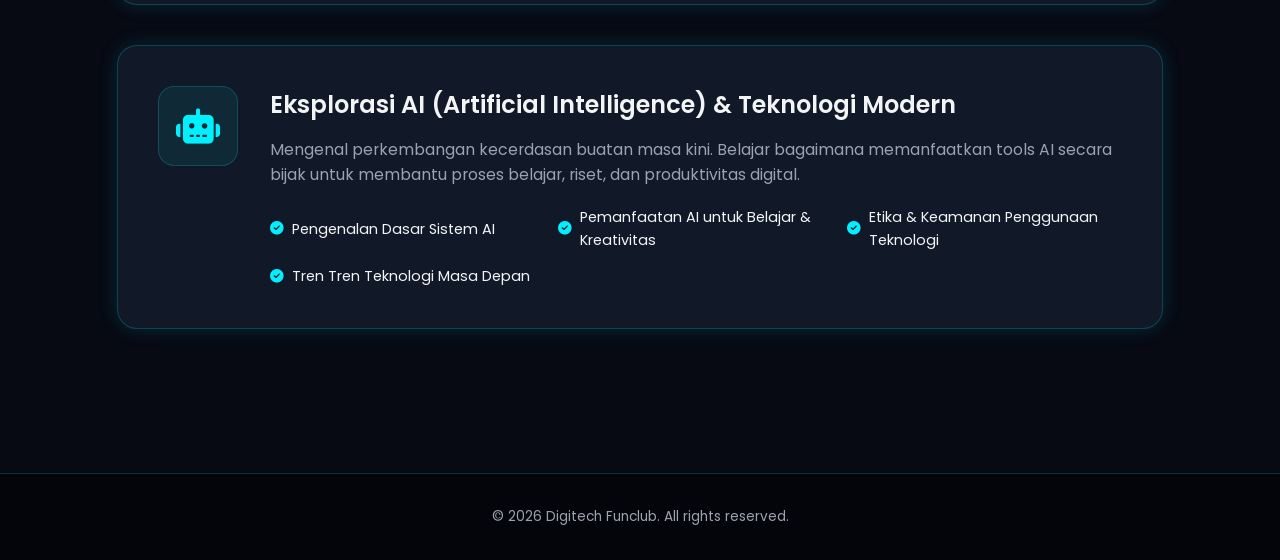
<file: materi.html>
<!DOCTYPE html>
<html lang="id">
<head>
    <meta charset="UTF-8">
    <meta name="viewport" content="width=device-width, initial-scale=1.0">
    <title>Materi Pembelajaran - Digitech Funclub</title>

    <!-- Favicon -->
    <link rel="icon" type="image/jpeg" href="logo.jpg">

    <!-- Google Fonts & Font Awesome -->
    <link href="https://fonts.googleapis.com/css2?family=Poppins:wght@300;400;600;700&display=swap" rel="stylesheet">
    <link rel="stylesheet" href="https://cdnjs.cloudflare.com/ajax/libs/font-awesome/6.4.0/css/all.min.css">

    <style>
        /* Reset & Variabel */
        * {
            margin: 0;
            padding: 0;
            box-sizing: border-box;
            font-family: 'Poppins', sans-serif;
            scroll-behavior: smooth;
        }

        /* Tema Cyber Dark (Default) */
        body.theme-dark {
            --bg-deep: #070913;
            --bg-card: #111827;
            --bg-navbar: rgba(7, 9, 19, 0.9);
            --primary: #00f0ff;
            --secondary: #7928ca;
            --accent: #ff007f;
            --text-main: #f3f4f6;
            --text-muted: #9ca3af;
            --border-cyber: rgba(0, 240, 255, 0.2);
            --glow-cyber: 0 0 20px rgba(0, 240, 255, 0.15);
            --input-bg: #070913;
            --footer-bg: #04050a;
        }

        /* Tema Cyber Light */
        body.theme-light {
            --bg-deep: #f0f4f8;
            --bg-card: #ffffff;
            --bg-navbar: rgba(240, 244, 248, 0.95);
            --primary: #0077ff;
            --secondary: #7928ca;
            --accent: #ff007f;
            --text-main: #0f172a;
            --text-muted: #64748b;
            --border-cyber: rgba(0, 119, 255, 0.25);
            --glow-cyber: 0 4px 20px rgba(0, 119, 255, 0.12);
            --input-bg: #f8fafc;
            --footer-bg: #e2e8f0;
        }

        body {
            background-color: var(--bg-deep);
            color: var(--text-main);
            line-height: 1.6;
            transition: background-color 0.4s ease, color 0.4s ease;
        }

        /* Header & Navbar */
        .navbar {
            display: flex;
            justify-content: space-between;
            align-items: center;
            padding: 1rem 6%;
            background-color: var(--bg-navbar);
            position: fixed;
            top: 0;
            width: 100%;
            z-index: 1000;
            backdrop-filter: blur(12px);
            border-bottom: 1px solid var(--border-cyber);
            gap: 1.5rem;
        }

        .logo-container {
            display: flex;
            align-items: center;
            gap: 12px;
            flex-shrink: 0;
            text-decoration: none;
        }

        .logo-container img {
            width: 42px;
            height: 42px;
            object-fit: cover;
            border-radius: 10px;
            border: 1px solid var(--primary);
            box-shadow: 0 0 10px rgba(0, 240, 255, 0.3);
        }

        .brand-name {
            font-size: 1.3rem;
            font-weight: 700;
            letter-spacing: 0.5px;
            color: var(--text-main);
            white-space: nowrap;
        }

        .neon-dot {
            color: var(--primary);
            text-shadow: 0 0 8px var(--primary);
        }

        .nav-links {
            display: flex;
            align-items: center;
            gap: 1.8rem;
            margin-left: auto;
        }

        .nav-links a {
            color: var(--text-muted);
            text-decoration: none;
            font-weight: 500;
            font-size: 0.95rem;
            transition: 0.3s;
            white-space: nowrap;
        }

        .nav-links a:hover, .nav-links a.active {
            color: var(--primary);
        }

        .nav-links .nav-btn {
            background: linear-gradient(135deg, var(--primary), var(--secondary));
            color: #fff;
            padding: 0.5rem 1.4rem;
            border-radius: 25px;
            box-shadow: 0 0 15px rgba(0, 240, 255, 0.3);
        }

        /* Tombol Switch Tema */
        .theme-toggle {
            width: 40px;
            height: 40px;
            border-radius: 50%;
            background-color: var(--bg-card);
            border: 1px solid var(--border-cyber);
            color: var(--primary);
            display: flex;
            justify-content: center;
            align-items: center;
            cursor: pointer;
            font-size: 1.1rem;
            transition: 0.3s;
            box-shadow: var(--glow-cyber);
            flex-shrink: 0;
        }

        .theme-toggle:hover {
            transform: scale(1.1);
            border-color: var(--primary);
        }

        .menu-toggle {
            display: none;
            font-size: 1.5rem;
            color: var(--primary);
            cursor: pointer;
        }

        /* Materi Detail Section */
        .materi-page-section {
            padding: 8rem 6% 5rem;
            max-width: 1200px;
            margin: 0 auto;
        }

        .page-header {
            text-align: center;
            margin-bottom: 4rem;
        }

        .sub-badge {
            display: inline-flex;
            align-items: center;
            gap: 8px;
            background-color: rgba(0, 240, 255, 0.08);
            color: var(--primary);
            padding: 0.5rem 1.2rem;
            border-radius: 25px;
            font-size: 0.85rem;
            font-weight: 600;
            border: 1px solid var(--border-cyber);
            box-shadow: var(--glow-cyber);
            margin-bottom: 1rem;
        }

        .page-header h1 {
            font-size: 2.5rem;
            font-weight: 700;
            margin-bottom: 0.5rem;
        }

        .page-header p {
            color: var(--text-muted);
            font-size: 1.05rem;
        }

        /* Detail Cards List */
        .materi-detail-list {
            display: flex;
            flex-direction: column;
            gap: 2.5rem;
        }

        .materi-item-card {
            background-color: var(--bg-card);
            border: 1px solid var(--border-cyber);
            border-radius: 20px;
            padding: 2.5rem;
            display: grid;
            grid-template-columns: 80px 1fr;
            gap: 2rem;
            align-items: start;
            box-shadow: var(--glow-cyber);
            transition: 0.3s ease;
        }

        .materi-item-card:hover {
            transform: translateY(-5px);
            border-color: var(--primary);
        }

        .materi-icon-box {
            width: 80px;
            height: 80px;
            background: rgba(0, 240, 255, 0.08);
            border: 1px solid var(--border-cyber);
            border-radius: 16px;
            display: flex;
            justify-content: center;
            align-items: center;
            font-size: 2.2rem;
            color: var(--primary);
        }

        .materi-content h2 {
            font-size: 1.5rem;
            margin-bottom: 0.8rem;
            font-weight: 600;
        }

        .materi-content p {
            color: var(--text-muted);
            font-size: 0.98rem;
            margin-bottom: 1.2rem;
        }

        .materi-features {
            list-style: none;
            display: grid;
            grid-template-columns: repeat(auto-fit, minmax(220px, 1fr));
            gap: 0.8rem;
        }

        .materi-features li {
            display: flex;
            align-items: center;
            gap: 8px;
            font-size: 0.9rem;
            color: var(--text-main);
        }

        .materi-features li i {
            color: var(--primary);
            font-size: 0.85rem;
        }

        /* Footer */
        footer {
            background-color: var(--footer-bg);
            padding: 2rem 6%;
            border-top: 1px solid var(--border-cyber);
            text-align: center;
            font-size: 0.85rem;
            color: var(--text-muted);
            margin-top: 4rem;
        }

        /* Responsif HP */
        @media (max-width: 768px) {
            .menu-toggle {
                display: block;
            }

            .nav-links {
                display: none;
                flex-direction: column;
                position: absolute;
                top: 100%;
                left: 0;
                width: 100%;
                background-color: var(--bg-navbar);
                padding: 2rem 0;
                text-align: center;
                border-bottom: 1px solid var(--border-cyber);
                margin-left: 0;
            }

            .nav-links.active {
                display: flex;
            }

            .materi-item-card {
                grid-template-columns: 1fr;
                gap: 1.5rem;
                padding: 2rem 1.5rem;
            }

            .materi-icon-box {
                width: 60px;
                height: 60px;
                font-size: 1.8rem;
            }

            .page-header h1 {
                font-size: 2rem;
            }
        }
    </style>
</head>
<body class="theme-dark">

    <!-- Header / Navbar -->
    <header class="navbar">
        <a href="index.html" class="logo-container">
            <img src="logo.jpg" alt="logo">
            <span class="brand-name">Digitech<span class="neon-dot">.</span>Funclub</span>
        </a>
        <nav class="nav-links" id="navLinks">
            <a href="index.html#home">Beranda</a>
            <a href="materi.html" class="active">Materi Belajar</a>
            <a href="index.html#fasilitas">Fasilitas</a>
            <a href="index.html#jadwal">Jadwal</a>
            <a href="daftar.html" class="nav-btn">Gabung Sekarang</a>
        </nav>

        <!-- Tombol Switch Tema -->
        <div class="theme-toggle" id="themeToggle" title="Ganti Tema">
            <i class="fas fa-moon" id="themeIcon"></i>
        </div>

        <div class="menu-toggle" id="menuToggle">
            <i class="fas fa-bars"></i>
        </div>
    </header>

    <!-- Main Materi Detail Section -->
    <main class="materi-page-section">
        <div class="page-header">
            <span class="sub-badge"><i class="fas fa-book-open"></i> Kurikulum & Silabus</span>
            <h1>Eksplorasi Materi Pembelajaran</h1>
            <p>Daftar lengkap modul pembelajaran teknologi dan kreativitas digital di Digitech Funclub.</p>
        </div>

        <div class="materi-detail-list">
            
            <!-- Modul 1 -->
            <div class="materi-item-card">
                <div class="materi-icon-box">
                    <i class="fas fa-code"></i>
                </div>
                <div class="materi-content">
                    <h2>Coding Dasar HTML & Struktur Web</h2>
                    <p>Mempelajari cara kerja halaman web dari dasar. Peserta akan memahami bagaimana tag HTML menyusun teks, gambar, tabel, link, hingga formulir interaktif di browser.</p>
                    <ul class="materi-features">
                        <li><i class="fas fa-check-circle"></i> Pengenalan Tag & Elemen HTML</li>
                        <li><i class="fas fa-check-circle"></i> Menggunakan stratch untuk pemula</li>
                        <li><i class="fas fa-check-circle"></i> Permainan logika yang menyenangkan</li>
                        <li><i class="fas fa-check-circle"></i> Praktek Langsung di Code Editor</li>
                    </ul>
                </div>
            </div>

            <!-- Modul 2 -->
            <div class="materi-item-card">
                <div class="materi-icon-box">
                    <i class="fas fa-terminal"></i>
                </div>
                <div class="materi-content">
                    <h2>Pengenalan Logika Pemrograman (C++ & JavaScript)</h2>
                    <p>Melatih cara berpikir komputasional dan memecahkan masalah melalui kode. Belajar dasar-dasar bahasa pemrograman populer untuk memahami alur logika sistem.</p>
                    <ul class="materi-features">
                        <li><i class="fas fa-check-circle"></i> Variabel, Tipe Data & Operator</li>
                        <li><i class="fas fa-check-circle"></i> Percabangan (If-Else) & Perulangan (Loop)</li>
                        <li><i class="fas fa-check-circle"></i> Logika Dasar JavaScript untuk Web</li>
                        <li><i class="fas fa-check-circle"></i> Pengenalan Sintaks Bahasa C++</li>
                    </ul>
                </div>
            </div>

            <!-- Modul 3 -->
            <div class="materi-item-card">
                <div class="materi-icon-box">
                    <i class="fas fa-photo-video"></i>
                </div>
                <div class="materi-content">
                    <h2>Video & Photo Editing Kreatif (Canva)</h2>
                    <p>Mengasah sisi estetika dan desain grafis menggunakan platform modern Canva. Cocok untuk membuat poster lomba, banner digital, materi promosi, hingga editing video pendek yang menarik.</p>
                    <ul class="materi-features">
                        <li><i class="fas fa-check-circle"></i> Prinsip Dasar Tata Letak & Warna</li>
                        <li><i class="fas fa-check-circle"></i> Desain Poster & Banner Promosi</li>
                        <li><i class="fas fa-check-circle"></i> Pembuatan Konten Media Sosial</li>
                        <li><i class="fas fa-check-circle"></i> Editing Video Pendek Kreatif</li>
                    </ul>
                </div>
            </div>

            <!-- Modul 4 -->
            <div class="materi-item-card">
                <div class="materi-icon-box">
                    <i class="fas fa-microchip"></i>
                </div>
                <div class="materi-content">
                    <h2>Belajar Hardware & Perangkat Keras Komputer</h2>
                    <p>Mengenal isi dalam komputer secara fisik. Peserta belajar memahami fungsi setiap komponen hardware, cara perakitan dasar, dan pemeliharaan perangkat keras.</p>
                    <ul class="materi-features">
                        <li><i class="fas fa-check-circle"></i> Mengenal CPU, Motherboard, RAM & GPU</li>
                        <li><i class="fas fa-check-circle"></i> Fungsi Perangkat Input & Output</li>
                        <li><i class="fas fa-check-circle"></i> Simulasi Perakitan Komputer</li>
                        <li><i class="fas fa-check-circle"></i> Tips Perawatan Hardware Agar Awet</li>
                    </ul>
                </div>
            </div>

            <!-- Modul 5 -->
            <div class="materi-item-card">
                <div class="materi-icon-box">
                    <i class="fas fa-robot"></i>
                </div>
                <div class="materi-content">
                    <h2>Eksplorasi AI (Artificial Intelligence) & Teknologi Modern</h2>
                    <p>Mengenal perkembangan kecerdasan buatan masa kini. Belajar bagaimana memanfaatkan tools AI secara bijak untuk membantu proses belajar, riset, dan produktivitas digital.</p>
                    <ul class="materi-features">
                        <li><i class="fas fa-check-circle"></i> Pengenalan Dasar Sistem AI</li>
                        <li><i class="fas fa-check-circle"></i> Pemanfaatan AI untuk Belajar & Kreativitas</li>
                        <li><i class="fas fa-check-circle"></i> Etika & Keamanan Penggunaan Teknologi</li>
                        <li><i class="fas fa-check-circle"></i> Tren Tren Teknologi Masa Depan</li>
                    </ul>
                </div>
            </div>

        </div>
    </main>

    <!-- Footer -->
    <footer>
        <p>&copy; 2026 Digitech Funclub. All rights reserved.</p>
    </footer>

    <!-- JavaScript untuk Navbar Mobile & Switcher Tema -->
    <script>
        document.addEventListener('DOMContentLoaded', () => {
            // 1. Toggle Menu Mobile
            const menuToggle = document.getElementById('menuToggle');
            const navLinks = document.getElementById('navLinks');

            if (menuToggle && navLinks) {
                menuToggle.addEventListener('click', () => {
                    navLinks.classList.toggle('active');
                });

                document.querySelectorAll('.nav-links a').forEach(link => {
                    link.addEventListener('click', () => {
                        navLinks.classList.remove('active');
                    });
                });
            }

            // 2. Feature: Ganti Tema (Cyber Dark / Cyber Light)
            const themeToggle = document.getElementById('themeToggle');
            const themeIcon = document.getElementById('themeIcon');
            const body = document.body;

            const savedTheme = localStorage.getItem('theme');
            if (savedTheme) {
                body.className = savedTheme;
                updateIcon(savedTheme === 'theme-light');
            }

            if (themeToggle) {
                themeToggle.addEventListener('click', () => {
                    const isLight = body.classList.contains('theme-light');
                    
                    if (isLight) {
                        body.classList.remove('theme-light');
                        body.classList.add('theme-dark');
                        localStorage.setItem('theme', 'theme-dark');
                        updateIcon(false);
                    } else {
                        body.classList.remove('theme-dark');
                        body.classList.add('theme-light');
                        localStorage.setItem('theme', 'theme-light');
                        updateIcon(true);
                    }
                });
            }

            function updateIcon(isLight) {
                if (themeIcon) {
                    if (isLight) {
                        themeIcon.classList.remove('fa-moon');
                        themeIcon.classList.add('fa-sun');
                    } else {
                        themeIcon.classList.remove('fa-sun');
                        themeIcon.classList.add('fa-moon');
                    }
                }
            }
        });
    </script>
</body>
</html>
</file>
<file: style.css>
/* Reset & Variabel */
* {
    margin: 0;
    padding: 0;
    box-sizing: border-box;
    font-family: 'Poppins', sans-serif;
    scroll-behavior: smooth;
}

/* Variable Tema Cyber Dark (Default) */
body.theme-dark {
    --bg-deep: #070913;
    --bg-card: #111827;
    --bg-navbar: rgba(7, 9, 19, 0.9);
    --primary: #00f0ff;
    --secondary: #7928ca;
    --accent: #ff007f;
    --text-main: #f3f4f6;
    --text-muted: #9ca3af;
    --border-cyber: rgba(0, 240, 255, 0.2);
    --glow-cyber: 0 0 20px rgba(0, 240, 255, 0.15);
    --input-bg: #070913;
    --footer-bg: #04050a;
}

/* Variable Tema Cyber Light */
body.theme-light {
    --bg-deep: #f0f4f8;
    --bg-card: #ffffff;
    --bg-navbar: rgba(240, 244, 248, 0.95);
    --primary: #0077ff;
    --secondary: #7928ca;
    --accent: #ff007f;
    --text-main: #0f172a;
    --text-muted: #64748b;
    --border-cyber: rgba(0, 119, 255, 0.25);
    --glow-cyber: 0 4px 20px rgba(0, 119, 255, 0.12);
    --input-bg: #f8fafc;
    --footer-bg: #e2e8f0;
}

body {
    background-color: var(--bg-deep);
    color: var(--text-main);
    line-height: 1.6;
    transition: background-color 0.4s ease, color 0.4s ease;
}

/* Header & Navbar - RAPI & JELAS */
.navbar {
    display: flex;
    justify-content: space-between;
    align-items: center;
    padding: 1rem 6%;
    background-color: var(--bg-navbar);
    position: fixed;
    top: 0;
    width: 100%;
    z-index: 1000;
    backdrop-filter: blur(12px);
    border-bottom: 1px solid var(--border-cyber);
    gap: 1.5rem;
}

.logo-container {
    display: flex;
    align-items: center;
    gap: 12px;
    flex-shrink: 0;
}

.logo-container img {
    width: 42px;
    height: 42px;
    object-fit: cover;
    border-radius: 10px;
    border: 1px solid var(--primary);
    box-shadow: 0 0 10px rgba(0, 240, 255, 0.3);
}

.brand-name {
    font-size: 1.3rem;
    font-weight: 700;
    letter-spacing: 0.5px;
    color: var(--text-main);
    white-space: nowrap;
}

.neon-dot {
    color: var(--primary);
    text-shadow: 0 0 8px var(--primary);
}

/* Menu Navigasi - Didorong ke kanan dengan margin-left: auto */
.nav-links {
    display: flex;
    align-items: center;
    gap: 1.8rem;
    margin-left: auto;
}

.nav-links a {
    color: var(--text-muted);
    text-decoration: none;
    font-weight: 500;
    font-size: 0.95rem;
    transition: 0.3s;
    white-space: nowrap;
}

.nav-links a:hover {
    color: var(--primary);
}

.nav-links .nav-btn {
    background: linear-gradient(135deg, var(--primary), var(--secondary));
    color: #fff;
    padding: 0.5rem 1.4rem;
    border-radius: 25px;
    box-shadow: 0 0 15px rgba(0, 240, 255, 0.3);
}

/* Tombol Switch Tema */
.theme-toggle {
    width: 40px;
    height: 40px;
    border-radius: 50%;
    background-color: var(--bg-card);
    border: 1px solid var(--border-cyber);
    color: var(--primary);
    display: flex;
    justify-content: center;
    align-items: center;
    cursor: pointer;
    font-size: 1.1rem;
    transition: 0.3s;
    box-shadow: var(--glow-cyber);
    flex-shrink: 0;
}

.theme-toggle:hover {
    transform: scale(1.1);
    border-color: var(--primary);
}

.menu-toggle {
    display: none;
    font-size: 1.5rem;
    color: var(--primary);
    cursor: pointer;
}

/* Hero Section */
.hero {
    min-height: 90vh;
    display: flex;
    justify-content: center;
    align-items: center;
    text-align: center;
    padding: 8rem 1rem 4rem;
    position: relative;
    overflow: hidden;
}

.hero-content {
    max-width: 800px;
    z-index: 2;
}

.badge, .sub-badge {
    display: inline-flex;
    align-items: center;
    gap: 8px;
    background-color: rgba(0, 240, 255, 0.08);
    color: var(--primary);
    padding: 0.5rem 1.2rem;
    border-radius: 25px;
    font-size: 0.85rem;
    font-weight: 600;
    border: 1px solid var(--border-cyber);
    box-shadow: var(--glow-cyber);
    margin-bottom: 1rem;
}

.hero h1 {
    font-size: 3.2rem;
    font-weight: 700;
    margin: 1rem 0;
    line-height: 1.25;
}

.highlight {
    background: linear-gradient(90deg, var(--primary), var(--accent));
    -webkit-background-clip: text;
    -webkit-text-fill-color: transparent;
}

.hero p {
    font-size: 1.1rem;
    color: var(--text-muted);
    margin-bottom: 2.5rem;
}

.hero-btns {
    display: flex;
    justify-content: center;
    gap: 1rem;
    flex-wrap: wrap;
}

/* Buttons */
.btn {
    display: inline-flex;
    align-items: center;
    gap: 10px;
    padding: 0.85rem 2.2rem;
    border-radius: 30px;
    font-weight: 600;
    text-decoration: none;
    transition: 0.3s;
    border: none;
    cursor: pointer;
    font-size: 0.95rem;
}

.btn-primary {
    background: linear-gradient(135deg, var(--primary), var(--secondary));
    color: #fff;
    box-shadow: 0 0 20px rgba(0, 240, 255, 0.3);
}

.btn-primary:hover {
    transform: translateY(-3px);
    box-shadow: 0 0 30px rgba(0, 240, 255, 0.6);
}

.btn-secondary {
    background-color: var(--bg-card);
    color: var(--text-main);
    border: 1px solid var(--border-cyber);
}

.btn-secondary:hover {
    border-color: var(--primary);
    color: var(--primary);
}

.btn-block {
    width: 100%;
    justify-content: center;
}

/* Sections Common */
.materi-section, .fasilitas-section, .jadwal-section, .kontak-section {
    padding: 6rem 6%;
}

.section-header {
    text-align: center;
    margin-bottom: 3.5rem;
}

.section-title {
    font-size: 2.4rem;
    font-weight: 700;
    margin-top: 0.3rem;
}

.section-subtitle {
    color: var(--text-muted);
    font-size: 1.05rem;
    margin-top: 0.5rem;
}

/* Cards Grid */
.cards-grid {
    display: grid;
    grid-template-columns: repeat(auto-fit, minmax(280px, 1fr));
    gap: 2rem;
}

.card {
    background-color: var(--bg-card);
    padding: 2.5rem 2rem;
    border-radius: 20px;
    border: 1px solid var(--border-cyber);
    transition: 0.4s ease;
    position: relative;
    overflow: hidden;
}

.card:hover {
    transform: translateY(-8px);
    box-shadow: var(--glow-cyber);
}

.card-icon {
    font-size: 2.5rem;
    color: var(--primary);
    margin-bottom: 1.2rem;
}

.card h3 {
    font-size: 1.25rem;
    margin-bottom: 0.8rem;
    font-weight: 600;
}

.card p {
    color: var(--text-muted);
    font-size: 0.95rem;
}

/* Jadwal Section */
.jadwal-section {
    display: flex;
    justify-content: center;
}

.jadwal-box {
    width: 100%;
    max-width: 650px;
    background-color: var(--bg-card);
    padding: 3rem;
    border-radius: 20px;
    border: 1px solid var(--border-cyber);
    box-shadow: var(--glow-cyber);
    text-align: center;
}

.jadwal-icon {
    font-size: 2.5rem;
    color: var(--primary);
    margin-bottom: 1rem;
}

.jadwal-box h2 {
    font-size: 1.8rem;
    margin-bottom: 1.5rem;
}

.jadwal-detail {
    display: flex;
    flex-direction: column;
    gap: 0.8rem;
    font-size: 1.05rem;
    color: var(--text-muted);
    background: var(--input-bg);
    padding: 1.5rem;
    border-radius: 12px;
}

.jadwal-detail strong {
    color: var(--text-main);
}

/* Kontak / Form Section */
.kontak-container {
    max-width: 550px;
    margin: 0 auto;
    background-color: var(--bg-card);
    padding: 3rem;
    border-radius: 24px;
    border: 1px solid var(--border-cyber);
    box-shadow: var(--glow-cyber);
    text-align: center;
}

.kontak-container h2 {
    font-size: 2.2rem;
    margin: 0.3rem 0;
}

.kontak-container p {
    color: var(--text-muted);
    margin-bottom: 2rem;
}

.join-form {
    display: flex;
    flex-direction: column;
    gap: 1.2rem;
}

.form-group input {
    width: 100%;
    padding: 1rem 1.2rem;
    border-radius: 12px;
    border: 1px solid var(--border-cyber);
    background-color: var(--input-bg);
    color: var(--text-main);
    font-size: 0.95rem;
    outline: none;
    transition: 0.3s;
}

.form-group input:focus {
    border-color: var(--primary);
}

.form-status {
    margin-top: 1rem;
    font-size: 0.95rem;
    color: #34d399;
}

/* Footer */
footer {
    background-color: var(--footer-bg);
    padding: 3rem 6% 1.5rem;
    border-top: 1px solid var(--border-cyber);
    text-align: center;
}

.footer-logo {
    display: flex;
    justify-content: center;
    align-items: center;
    gap: 10px;
    margin-bottom: 0.8rem;
}

.footer-logo img {
    width: 38px;
    height: 38px;
    border-radius: 8px;
}

.footer-logo h3 {
    font-size: 1.2rem;
}

footer > .footer-content > p {
    color: var(--text-muted);
    font-size: 0.95rem;
}

.socials {
    margin: 1.5rem 0;
}

.socials a {
    display: inline-flex;
    align-items: center;
    gap: 8px;
    color: var(--text-muted);
    text-decoration: none;
    font-size: 0.95rem;
    padding: 0.6rem 1.4rem;
    background-color: var(--bg-card);
    border-radius: 25px;
    border: 1px solid var(--border-cyber);
    transition: 0.3s;
}

.socials a:hover {
    color: #fff;
    background-color: #ff0050;
    border-color: #ff0050;
}

.footer-bottom {
    font-size: 0.85rem;
    color: var(--text-muted);
    margin-top: 2rem;
    border-top: 1px solid var(--border-cyber);
    padding-top: 1.5rem;
}

/* Responsif Mobile (HP) */
@media (max-width: 768px) {
    .menu-toggle {
        display: block;
    }

    .nav-links {
        display: none;
        flex-direction: column;
        position: absolute;
        top: 100%;
        left: 0;
        width: 100%;
        background-color: var(--bg-navbar);
        padding: 2rem 0;
        text-align: center;
        border-bottom: 1px solid var(--border-cyber);
        margin-left: 0;
    }

    .nav-links.active {
        display: flex;
    }

    .hero h1 {
        font-size: 2.3rem;
    }

    .hero {
        padding-top: 7rem;
    }

    .kontak-container, .jadwal-box {
        padding: 2rem 1.5rem;
    }
}
</file>
